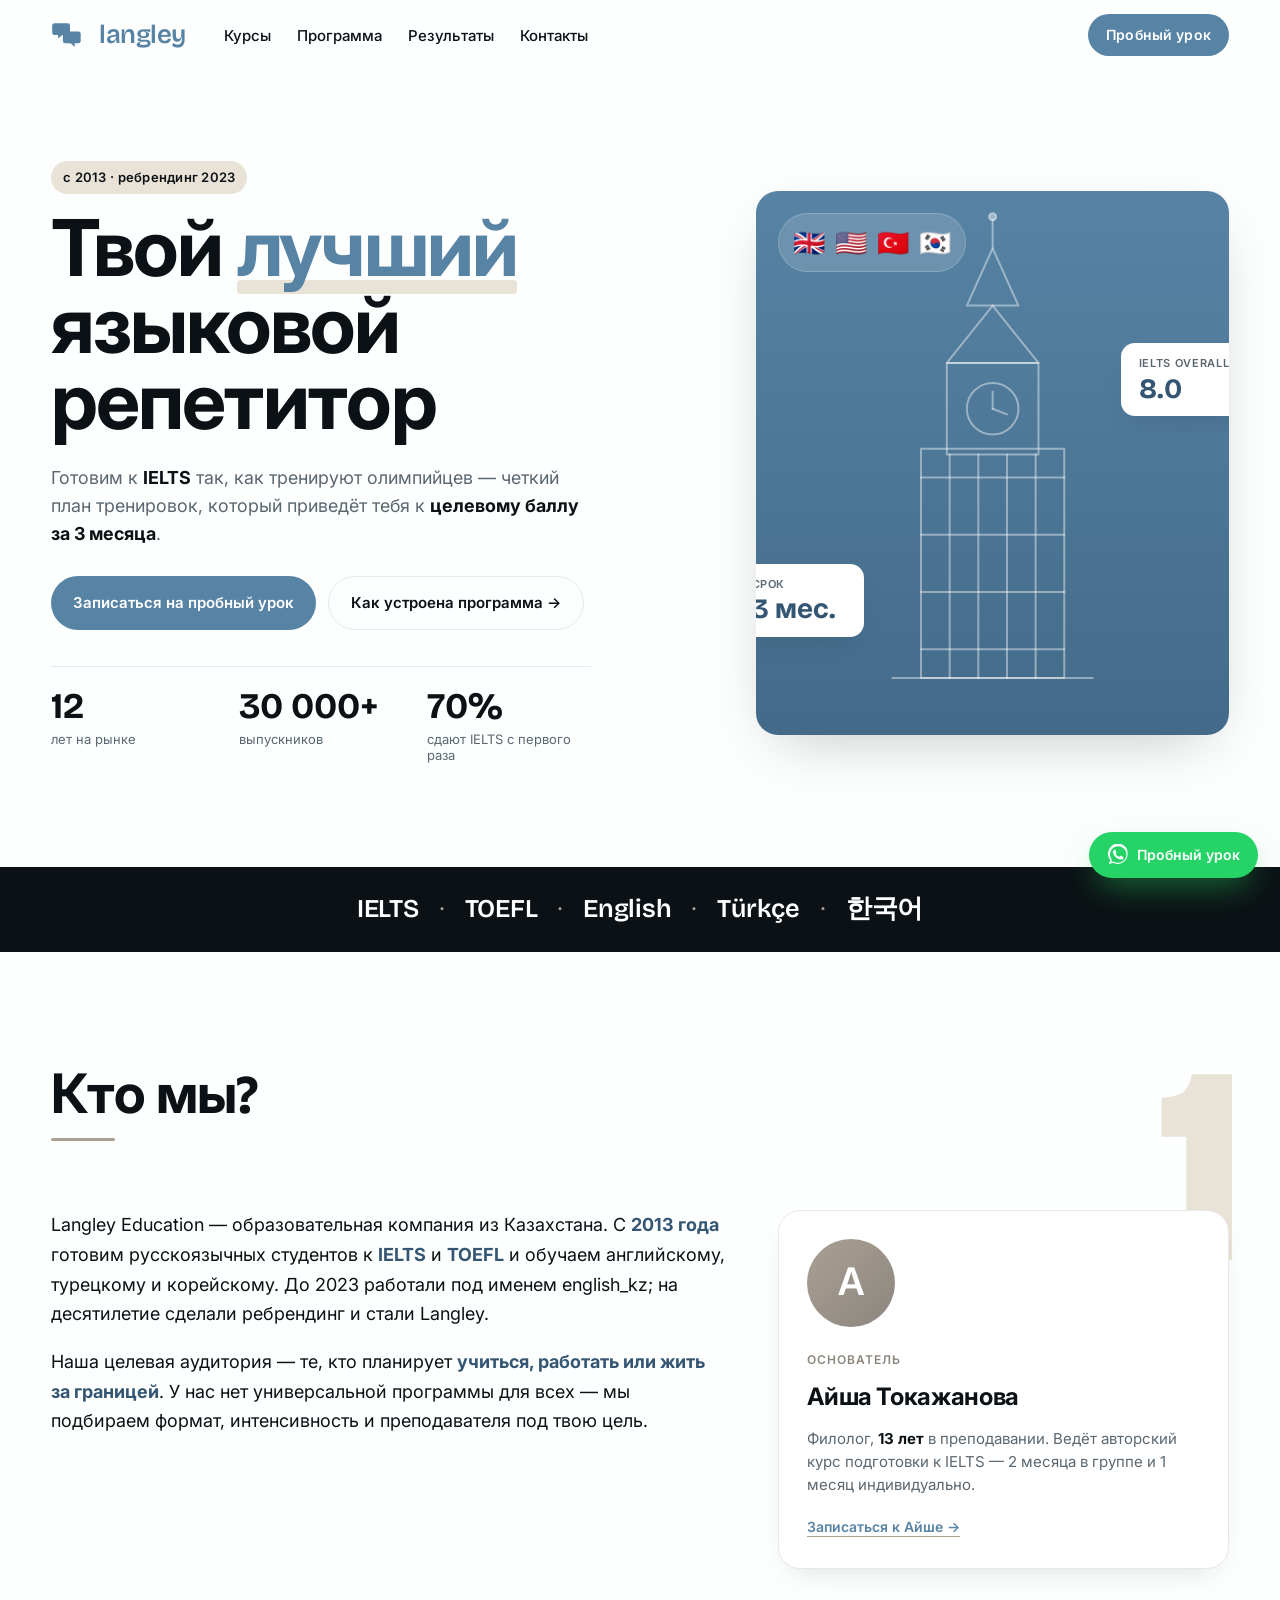
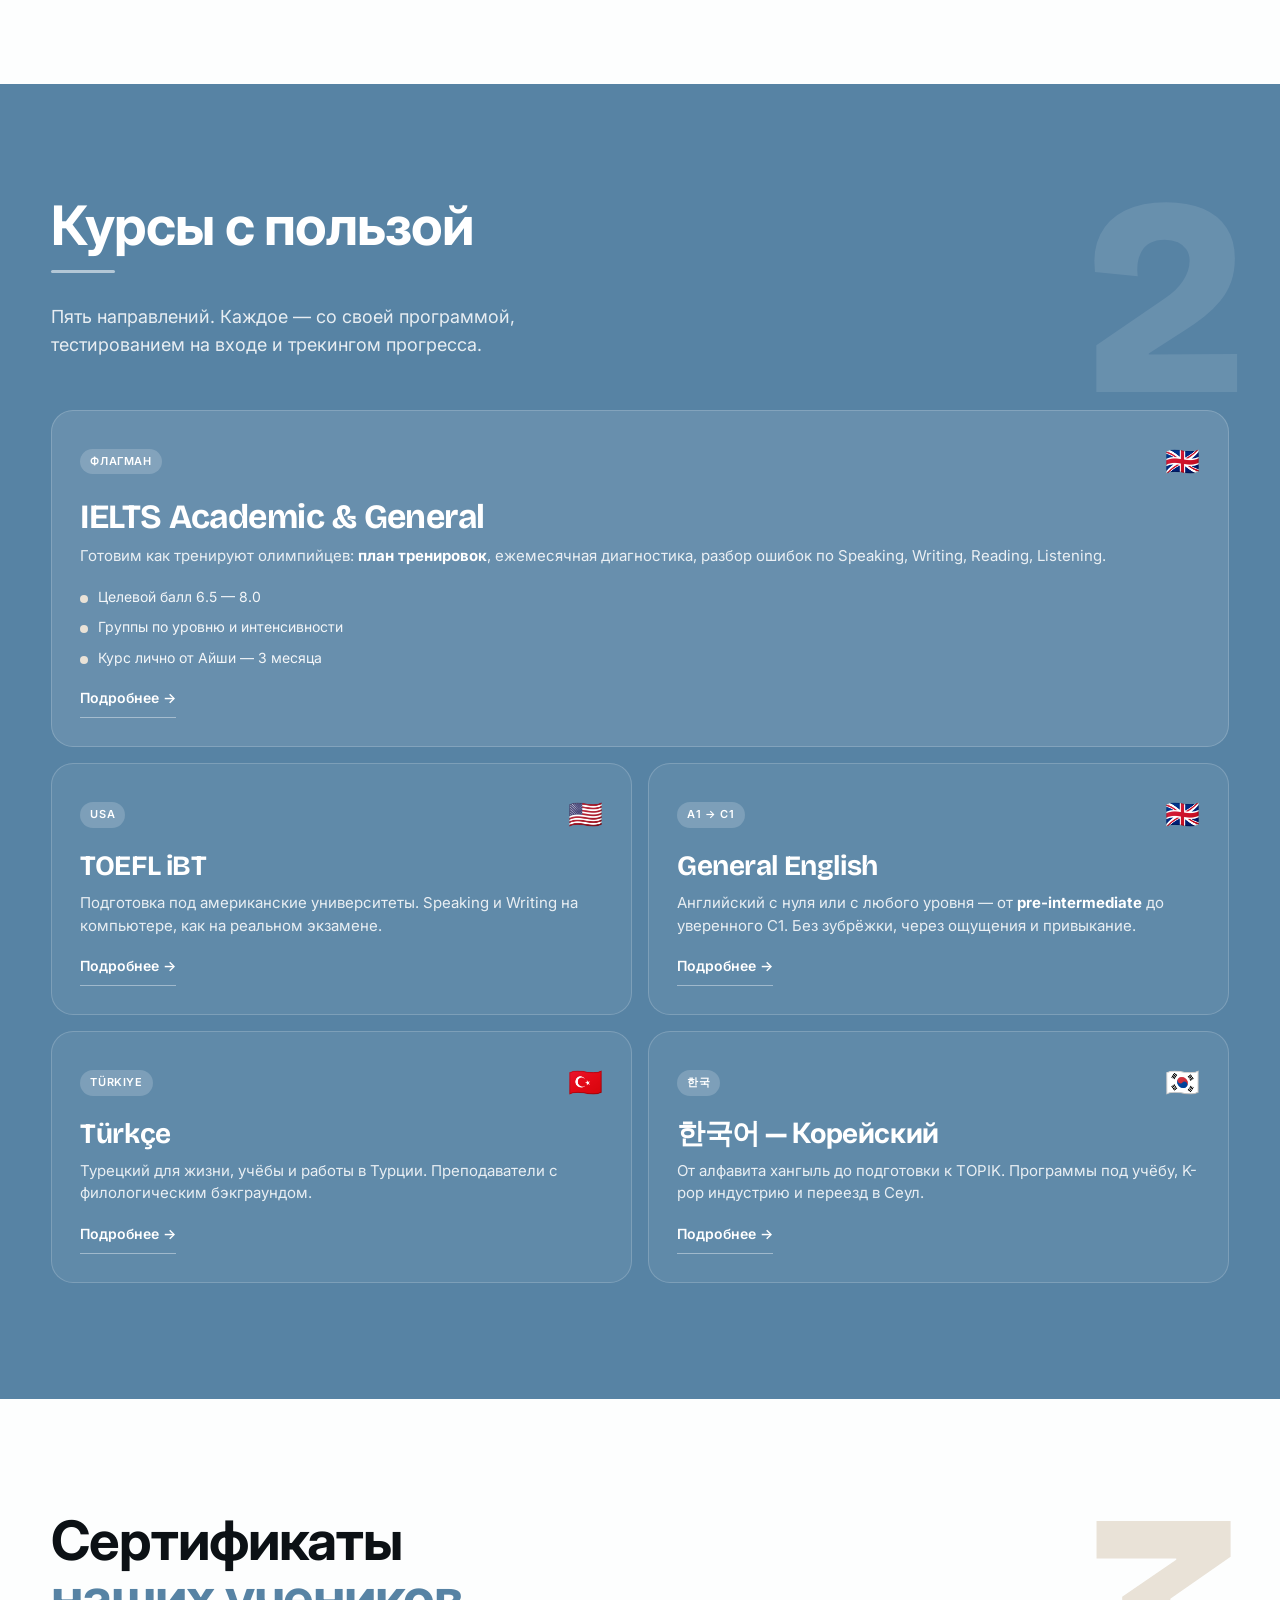
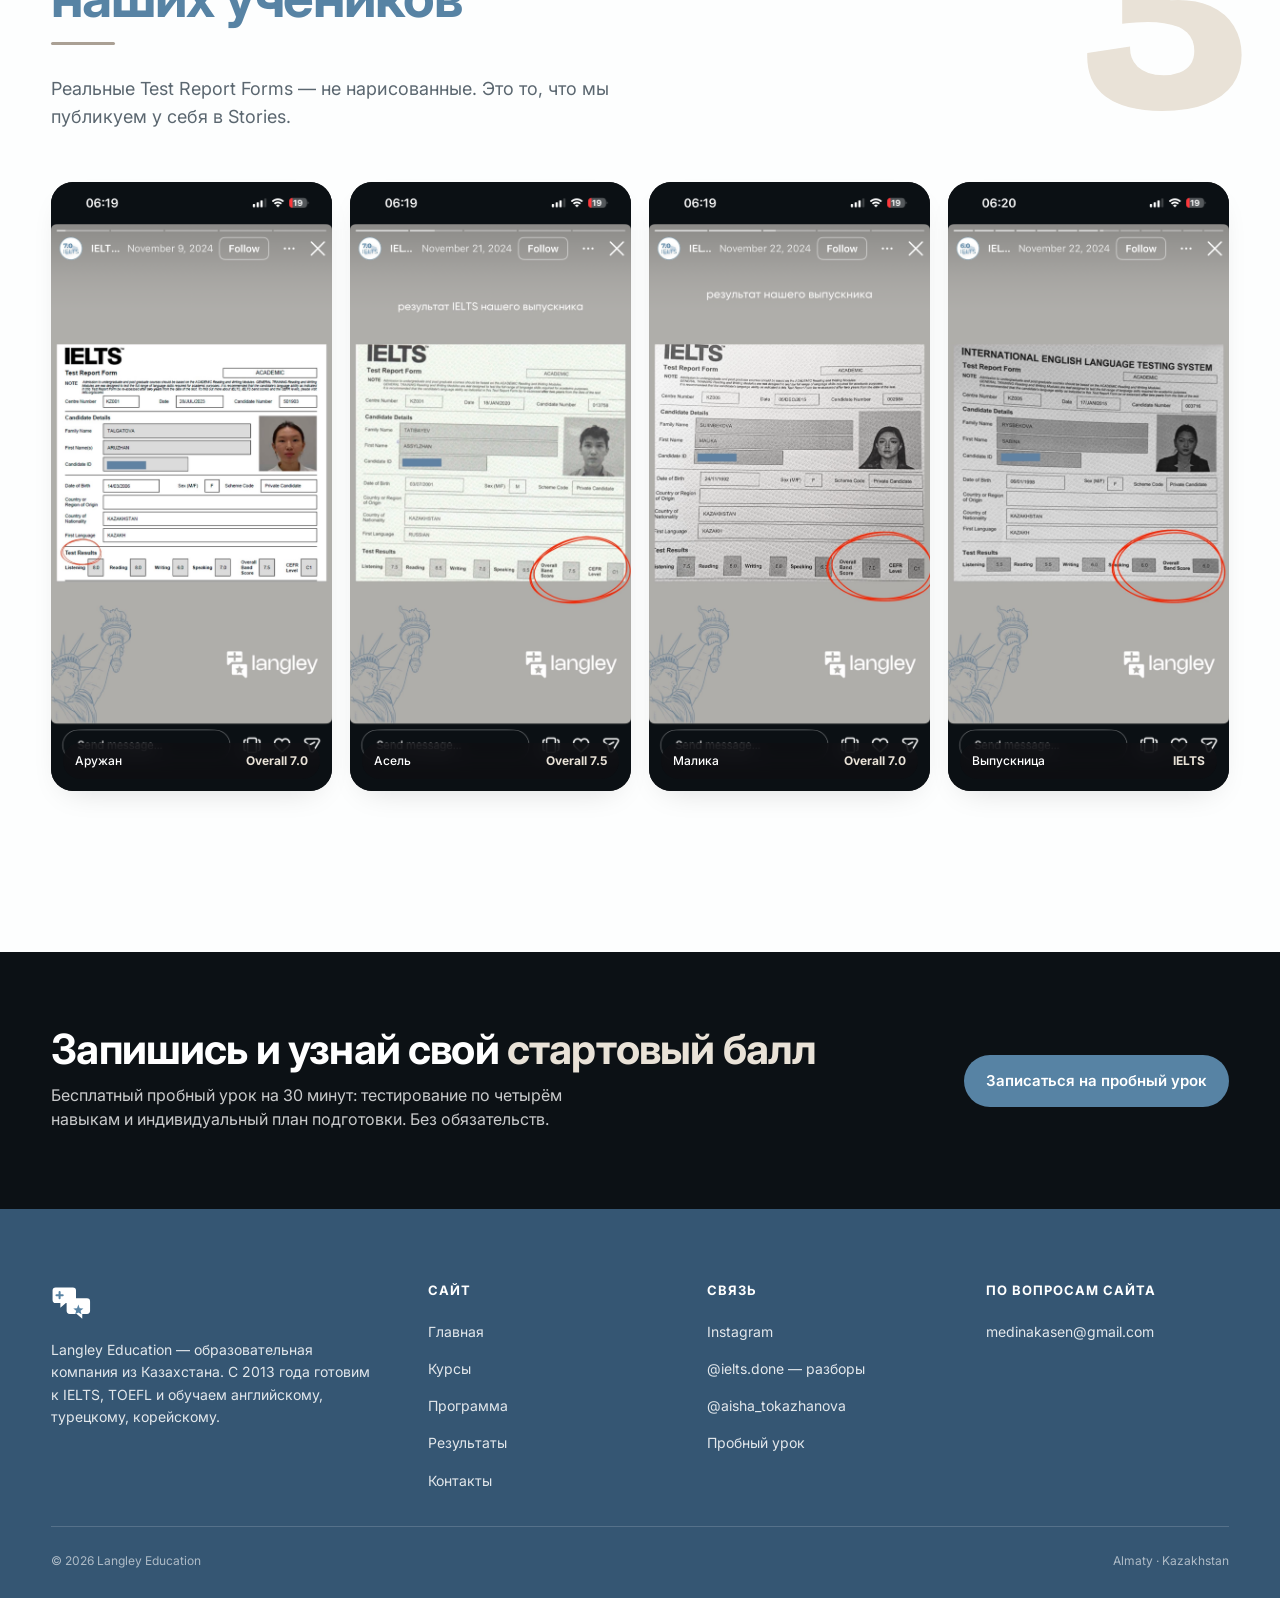
<file: index.html>
<!DOCTYPE html>
<html lang="ru">
<head>
  <meta charset="UTF-8" />
  <meta name="viewport" content="width=device-width, initial-scale=1.0, viewport-fit=cover" />
  <meta name="theme-color" content="#5783A4" />
  <title>Langley Education — IELTS, TOEFL, English, Türkçe, 한국어</title>

  <link rel="preconnect" href="https://fonts.googleapis.com">
  <link rel="preconnect" href="https://fonts.gstatic.com" crossorigin>
  <link href="https://fonts.googleapis.com/css2?family=Bricolage+Grotesque:opsz,wght@12..96,400;12..96,500;12..96,600;12..96,700;12..96,800&family=Inter:wght@400;500;600;700&display=swap" rel="stylesheet">
  <link rel="stylesheet" href="style.css" />
  <script>
    window.__CMS_SITE = {
      slug: 'langley',
      supabase: {
        url: 'https://rcjwtfqlogojcqwjodop.supabase.co',
        anon: 'eyJhbGciOiJIUzI1NiIsInR5cCI6IkpXVCJ9.eyJpc3MiOiJzdXBhYmFzZSIsInJlZiI6InJjand0ZnFsb2dvamNxd2pvZG9wIiwicm9sZSI6ImFub24iLCJpYXQiOjE3NzczOTMyOTksImV4cCI6MjA5Mjk2OTI5OX0.qm3SGS0RvudiKUe4aa2I0FLhrck8d86u6x0-8_8kHFw'
      }
    };
  </script>
  <script src="hydrate.js" defer></script>

  <meta name="description" content="Langley Education — готовим к IELTS и TOEFL так, как тренируют олимпийцев. 12 лет, 30 000+ выпускников. Программа от базы до автоматизма за 3 месяца.">
  <meta property="og:type" content="website">
  <meta property="og:url" content="https://langley-six.vercel.app">
  <meta property="og:title" content="Langley Education — твой лучший языковой репетитор">
  <meta property="og:description" content="IELTS, TOEFL, English, Türkçe, 한국어. Программа от базы до автоматизма. Целевой балл за 3 месяца.">
  <meta property="og:image" content="https://langley-six.vercel.app/og.png">
  <meta name="twitter:card" content="summary_large_image">
  <meta name="twitter:title" content="Langley Education — твой лучший языковой репетитор">
  <meta name="twitter:description" content="IELTS, TOEFL, English, Türkçe, 한국어. Программа от базы до автоматизма. Целевой балл за 3 месяца.">
  <meta name="twitter:image" content="https://langley-six.vercel.app/og.png">

  <link rel="icon" type="image/svg+xml" href="data:image/svg+xml,%3Csvg xmlns='http://www.w3.org/2000/svg' viewBox='0 0 64 64'%3E%3Crect width='64' height='64' rx='12' fill='%235783A4'/%3E%3Cpath d='M14 18h22a4 4 0 0 1 4 4v12a4 4 0 0 1-4 4h-9l-7 6v-6h-6a4 4 0 0 1-4-4V22a4 4 0 0 1 4-4z' fill='white'/%3E%3Cpath d='M21 24v8M17 28h8' stroke='%235783A4' stroke-width='2.6' stroke-linecap='round'/%3E%3Cpath d='M30 30h22a4 4 0 0 1 4 4v12a4 4 0 0 1 4-4v6l-7-6h-9a4 4 0 0 1-4-4V34a4 4 0 0 1 4-4z' fill='white'/%3E%3Cpath d='m41 36 1.7 4.6 4.8.3-3.7 3 1.2 4.6L41 46l-4 2.5 1.2-4.6-3.7-3 4.8-.3z' fill='%235783A4'/%3E%3C/svg%3E">
</head>
<body>

<!-- NAV -->
<nav class="nav" id="nav" aria-label="Главная навигация">
  <a class="nav__logo" href="index.html" aria-label="Langley Education — на главную">
    <svg class="nav__logo-mark" viewBox="0 0 64 56" aria-hidden="true">
      <path d="M4 8h22a4 4 0 0 1 4 4v12a4 4 0 0 1-4 4h-9l-7 6v-6H4a4 4 0 0 1-4-4V12a4 4 0 0 1 4-4z" transform="translate(2 0)" fill="currentColor"/>
      <path d="M11 14v8M7 18h8" stroke="#5783A4" stroke-width="2.6" stroke-linecap="round"/>
      <path d="M22 22h22a4 4 0 0 1 4 4v12a4 4 0 0 1-4 4h-6v6l-7-6h-9a4 4 0 0 1-4-4V26a4 4 0 0 1 4-4z" transform="translate(2 0)" fill="currentColor"/>
      <path d="m35 30 1.7 4.6 4.8.3-3.7 3 1.2 4.6L35 40l-4 2.5 1.2-4.6-3.7-3 4.8-.3z" fill="#5783A4"/>
    </svg>
    <span class="nav__logo-word" data-cms="brand.name">langley</span>
  </a>
  <ul class="nav__links" id="nav-links">
    <li><a href="courses.html">Курсы</a></li>
    <li><a href="program.html">Программа</a></li>
    <li><a href="results.html">Результаты</a></li>
    <li><a href="contacts.html">Контакты</a></li>
  </ul>
  <a href="contacts.html#trial" class="nav__cta">Пробный урок</a>
  <button class="nav__burger" id="nav-burger" aria-label="Открыть меню" aria-expanded="false" aria-controls="nav-panel">
    <span></span><span></span><span></span>
  </button>
</nav>

<div class="nav-panel" id="nav-panel" aria-hidden="true">
  <ul>
    <li><a href="courses.html">Курсы</a></li>
    <li><a href="program.html">Программа</a></li>
    <li><a href="results.html">Результаты</a></li>
    <li><a href="contacts.html">Контакты</a></li>
  </ul>
  <a href="contacts.html#trial" class="nav-panel__cta">Записаться на пробный урок →</a>
</div>

<main>

<!-- HERO -->
<section class="hero">
  <div class="hero__container">
    <div class="hero__content">
      <span class="badge">с 2013 · ребрендинг 2023</span>
      <h1 class="hero__title" data-cms="hero.title_html" data-cms-html>
        Твой <em>лучший</em><br/>языковой репетитор
      </h1>
      <p class="hero__sub" data-cms="hero.sub_html" data-cms-html>
        Готовим к <b>IELTS</b> так, как тренируют олимпийцев — четкий план тренировок, который приведёт тебя к <b>целевому баллу за 3 месяца</b>.
      </p>
      <div class="hero__cta">
        <a href="contacts.html#trial" class="btn btn--primary">Записаться на пробный урок</a>
        <a href="program.html" class="btn btn--ghost">Как устроена программа →</a>
      </div>
      <ul class="hero__proof">
        <li><b>12</b><span>лет на рынке</span></li>
        <li><b>30 000+</b><span>выпускников</span></li>
        <li><b>70%</b><span>сдают IELTS с первого раза</span></li>
      </ul>
    </div>

    <div class="hero__visual" aria-hidden="true">
      <svg class="hero__bigben" viewBox="0 0 220 380" fill="none" stroke="currentColor" stroke-width="1.4" stroke-linecap="round" stroke-linejoin="round">
        <rect x="60" y="180" width="100" height="160"/>
        <rect x="78" y="120" width="64" height="64"/>
        <circle cx="110" cy="152" r="18"/>
        <line x1="110" y1="152" x2="110" y2="140"/>
        <line x1="110" y1="152" x2="120" y2="156"/>
        <polygon points="78,120 110,80 142,120"/>
        <polygon points="92,80 110,40 128,80"/>
        <line x1="110" y1="40" x2="110" y2="20"/>
        <circle cx="110" cy="18" r="2.5" fill="currentColor"/>
        <line x1="60" y1="200" x2="160" y2="200"/>
        <line x1="60" y1="240" x2="160" y2="240"/>
        <line x1="60" y1="280" x2="160" y2="280"/>
        <line x1="60" y1="320" x2="160" y2="320"/>
        <line x1="80" y1="184" x2="80" y2="340"/>
        <line x1="100" y1="184" x2="100" y2="340"/>
        <line x1="120" y1="184" x2="120" y2="340"/>
        <line x1="140" y1="184" x2="140" y2="340"/>
        <line x1="40" y1="340" x2="180" y2="340"/>
      </svg>
      <div class="hero__flags">
        <span>🇬🇧</span><span>🇺🇸</span><span>🇹🇷</span><span>🇰🇷</span>
      </div>
      <div class="hero__chip hero__chip--score">
        <span class="hero__chip-lbl">IELTS Overall</span>
        <span class="hero__chip-val">8.0</span>
      </div>
      <div class="hero__chip hero__chip--time">
        <span class="hero__chip-lbl">Срок</span>
        <span class="hero__chip-val">3 мес.</span>
      </div>
    </div>
  </div>
</section>

<!-- DIRECTIONS STRIP -->
<section class="strip" aria-label="Направления подготовки">
  <div class="strip__row">
    <span class="strip__item">IELTS</span>
    <span class="strip__dot" aria-hidden="true">·</span>
    <span class="strip__item">TOEFL</span>
    <span class="strip__dot" aria-hidden="true">·</span>
    <span class="strip__item">English</span>
    <span class="strip__dot" aria-hidden="true">·</span>
    <span class="strip__item">Türkçe</span>
    <span class="strip__dot" aria-hidden="true">·</span>
    <span class="strip__item">한국어</span>
  </div>
</section>

<!-- ABOUT -->
<section class="section section--white" id="about">
  <span class="chapter" aria-hidden="true">1</span>
  <div class="section__inner">
    <header class="section__head reveal">
      <h2 class="h2">Кто мы?</h2>
    </header>
    <div class="about__grid">
      <div class="about__lede reveal">
        <p>
          Langley Education — образовательная компания из Казахстана. С <b>2013 года</b> готовим русскоязычных студентов к <b>IELTS</b> и <b>TOEFL</b> и обучаем английскому, турецкому и корейскому. До 2023 работали под именем english_kz; на десятилетие сделали ребрендинг и стали Langley.
        </p>
        <p>
          Наша целевая аудитория — те, кто планирует <b>учиться, работать или жить за границей</b>. У нас нет универсальной программы для всех — мы подбираем формат, интенсивность и преподавателя под твою цель.
        </p>
      </div>

      <aside class="founder reveal">
        <div class="founder__photo" aria-hidden="true">
          <span>А</span>
        </div>
        <div class="founder__body">
          <span class="founder__role">Основатель</span>
          <h3 class="founder__name">Айша Токажанова</h3>
          <p class="founder__bio">
            Филолог, <b>13 лет</b> в преподавании. Ведёт авторский курс подготовки к IELTS — 2 месяца в группе и 1 месяц индивидуально.
          </p>
          <a href="contacts.html#trial" class="founder__cta">Записаться к Айше →</a>
        </div>
      </aside>
    </div>
  </div>
</section>

<!-- COURSES PREVIEW -->
<section class="section section--blue">
  <span class="chapter chapter--light" aria-hidden="true">2</span>
  <div class="section__inner">
    <header class="section__head reveal">
      <h2 class="h2 h2--on-blue">Курсы с пользой</h2>
      <p class="section__lede section__lede--on-blue">
        Пять направлений. Каждое — со своей программой, тестированием на входе и трекингом прогресса.
      </p>
    </header>

    <div class="bento">
      <article class="bento__card bento__card--lg reveal">
        <div class="bento__head">
          <span class="bento__tag">Флагман</span>
          <span class="bento__flag">🇬🇧</span>
        </div>
        <h3>IELTS Academic & General</h3>
        <p>Готовим как тренируют олимпийцев: <b>план тренировок</b>, ежемесячная диагностика, разбор ошибок по Speaking, Writing, Reading, Listening.</p>
        <ul class="bento__list">
          <li>Целевой балл 6.5 — 8.0</li>
          <li>Группы по уровню и интенсивности</li>
          <li>Курс лично от Айши — 3 месяца</li>
        </ul>
        <a href="courses.html#ielts" class="bento__cta">Подробнее →</a>
      </article>

      <article class="bento__card reveal">
        <div class="bento__head">
          <span class="bento__tag">USA</span>
          <span class="bento__flag">🇺🇸</span>
        </div>
        <h3>TOEFL iBT</h3>
        <p>Подготовка под американские университеты. Speaking и Writing на компьютере, как на реальном экзамене.</p>
        <a href="courses.html#toefl" class="bento__cta">Подробнее →</a>
      </article>

      <article class="bento__card reveal">
        <div class="bento__head">
          <span class="bento__tag">A1 → C1</span>
          <span class="bento__flag">🇬🇧</span>
        </div>
        <h3>General English</h3>
        <p>Английский с нуля или с любого уровня — от <b>pre-intermediate</b> до уверенного C1. Без зубрёжки, через ощущения и привыкание.</p>
        <a href="courses.html#english" class="bento__cta">Подробнее →</a>
      </article>

      <article class="bento__card reveal">
        <div class="bento__head">
          <span class="bento__tag">Türkiye</span>
          <span class="bento__flag">🇹🇷</span>
        </div>
        <h3>Türkçe</h3>
        <p>Турецкий для жизни, учёбы и работы в Турции. Преподаватели с филологическим бэкграундом.</p>
        <a href="courses.html#turkish" class="bento__cta">Подробнее →</a>
      </article>

      <article class="bento__card reveal">
        <div class="bento__head">
          <span class="bento__tag">한국</span>
          <span class="bento__flag">🇰🇷</span>
        </div>
        <h3>한국어 — Корейский</h3>
        <p>От алфавита хангыль до подготовки к TOPIK. Программы под учёбу, K-pop индустрию и переезд в Сеул.</p>
        <a href="courses.html#korean" class="bento__cta">Подробнее →</a>
      </article>
    </div>
  </div>
</section>

<!-- RESULTS PREVIEW -->
<section class="section section--white">
  <span class="chapter" aria-hidden="true">3</span>
  <div class="section__inner">
    <header class="section__head reveal">
      <h2 class="h2">Сертификаты <em>наших учеников</em></h2>
      <p class="section__lede">
        Реальные Test Report Forms — не нарисованные. Это то, что мы публикуем у себя в Stories.
      </p>
    </header>
    <div class="ig-grid ig-grid--preview">
      <figure class="ig-shot reveal">
        <img src="IMG_0865.PNG" alt="IELTS Academic — Талгатова Аружан, Overall 7.0" loading="lazy"/>
        <figcaption><span>Аружан</span><b>Overall 7.0</b></figcaption>
      </figure>
      <figure class="ig-shot reveal">
        <img src="IMG_0866.PNG" alt="IELTS Academic — Татибаева Асель, Overall 7.5" loading="lazy"/>
        <figcaption><span>Асель</span><b>Overall 7.5</b></figcaption>
      </figure>
      <figure class="ig-shot reveal">
        <img src="IMG_0867.PNG" alt="IELTS Academic — Сумбинская Малика, Overall 7.0" loading="lazy"/>
        <figcaption><span>Малика</span><b>Overall 7.0</b></figcaption>
      </figure>
      <figure class="ig-shot reveal">
        <img src="IMG_0875.PNG" alt="IELTS Academic — выпускница Langley" loading="lazy"/>
        <figcaption><span>Выпускница</span><b>IELTS</b></figcaption>
      </figure>
    </div>
    <p class="results__note reveal" style="margin-top:24px">
      <a href="results.html" class="founder__cta">Все 14 сертификатов →</a>
    </p>
  </div>
</section>

<!-- PRE-CTA BANNER -->
<section class="cta-banner">
  <div class="cta-banner__inner">
    <div>
      <h2>Запишись и узнай свой <em>стартовый балл</em></h2>
      <p>Бесплатный пробный урок на 30 минут: тестирование по четырём навыкам и индивидуальный план подготовки. Без обязательств.</p>
    </div>
    <a href="contacts.html#trial" class="btn btn--primary">Записаться на пробный урок</a>
  </div>
</section>

</main>

<!-- FOOTER -->
<footer class="footer">
  <div class="footer__inner">
    <div class="footer__brand">
      <svg class="footer__logo" viewBox="0 0 64 56" aria-hidden="true">
        <path d="M4 8h22a4 4 0 0 1 4 4v12a4 4 0 0 1-4 4h-9l-7 6v-6H4a4 4 0 0 1-4-4V12a4 4 0 0 1 4-4z" transform="translate(2 0)" fill="white"/>
        <path d="M11 14v8M7 18h8" stroke="#5783A4" stroke-width="2.6" stroke-linecap="round"/>
        <path d="M22 22h22a4 4 0 0 1 4 4v12a4 4 0 0 1-4 4h-6v6l-7-6h-9a4 4 0 0 1-4-4V26a4 4 0 0 1 4-4z" transform="translate(2 0)" fill="white"/>
        <path d="m35 30 1.7 4.6 4.8.3-3.7 3 1.2 4.6L35 40l-4 2.5 1.2-4.6-3.7-3 4.8-.3z" fill="#5783A4"/>
      </svg>
      <p>Langley Education — образовательная компания из Казахстана. С 2013 года готовим к IELTS, TOEFL и обучаем английскому, турецкому, корейскому.</p>
    </div>

    <div class="footer__col">
      <h4>Сайт</h4>
      <ul>
        <li><a href="index.html">Главная</a></li>
        <li><a href="courses.html">Курсы</a></li>
        <li><a href="program.html">Программа</a></li>
        <li><a href="results.html">Результаты</a></li>
        <li><a href="contacts.html">Контакты</a></li>
      </ul>
    </div>

    <div class="footer__col">
      <h4>Связь</h4>
      <ul>
        <li><a href="https://www.instagram.com/" target="_blank" rel="noopener" data-cms="contacts.instagram" data-cms-attr="href" data-cms-prefix="https://www.instagram.com/">Instagram</a></li>
        <li><a href="https://www.instagram.com/ielts.done" target="_blank" rel="noopener">@ielts.done — разборы</a></li>
        <li><a href="https://www.instagram.com/aisha_tokazhanova" target="_blank" rel="noopener">@aisha_tokazhanova</a></li>
        <li><a href="contacts.html#trial">Пробный урок</a></li>
      </ul>
    </div>

    <div class="footer__col">
      <h4>По вопросам сайта</h4>
      <ul>
        <li><a href="mailto:medinakasen@gmail.com">medinakasen@gmail.com</a></li>
      </ul>
    </div>
  </div>
  <div class="footer__bottom">
    <span>© 2026 Langley Education</span>
    <span>Almaty · Kazakhstan</span>
  </div>
</footer>

<a href="contacts.html#trial" class="wa-float" aria-label="Записаться на пробный урок">
  <svg viewBox="0 0 24 24" aria-hidden="true" width="22" height="22">
    <path fill="currentColor" d="M20.5 3.5A11 11 0 0 0 3.6 17.7L2 22l4.4-1.5a11 11 0 0 0 16.1-9.6 11 11 0 0 0-2-7.4Zm-8.5 17a9 9 0 0 1-4.6-1.3l-.3-.2-2.6.9.9-2.5-.2-.3a9 9 0 1 1 6.8 3.4Zm5-6.8c-.3-.1-1.6-.8-1.9-.9-.3-.1-.4-.1-.6.1-.2.3-.7.9-.8 1-.2.2-.3.2-.6.1a7.4 7.4 0 0 1-3.6-3.2c-.3-.5.3-.5.8-1.5l-.1-.4-.9-2.1c-.2-.5-.4-.4-.6-.4h-.5c-.2 0-.5.1-.7.4-.3.3-1 .9-1 2.3s1 2.7 1.2 2.9c.1.2 2 3.1 4.9 4.3 1.8.7 2.5.8 3.4.7.5-.1 1.6-.7 1.8-1.3.2-.6.2-1.2.2-1.3-.1-.1-.3-.2-.6-.3Z"/>
  </svg>
  <span>Пробный урок</span>
</a>

<script src="main.js" defer></script>
</body>
</html>
</file>
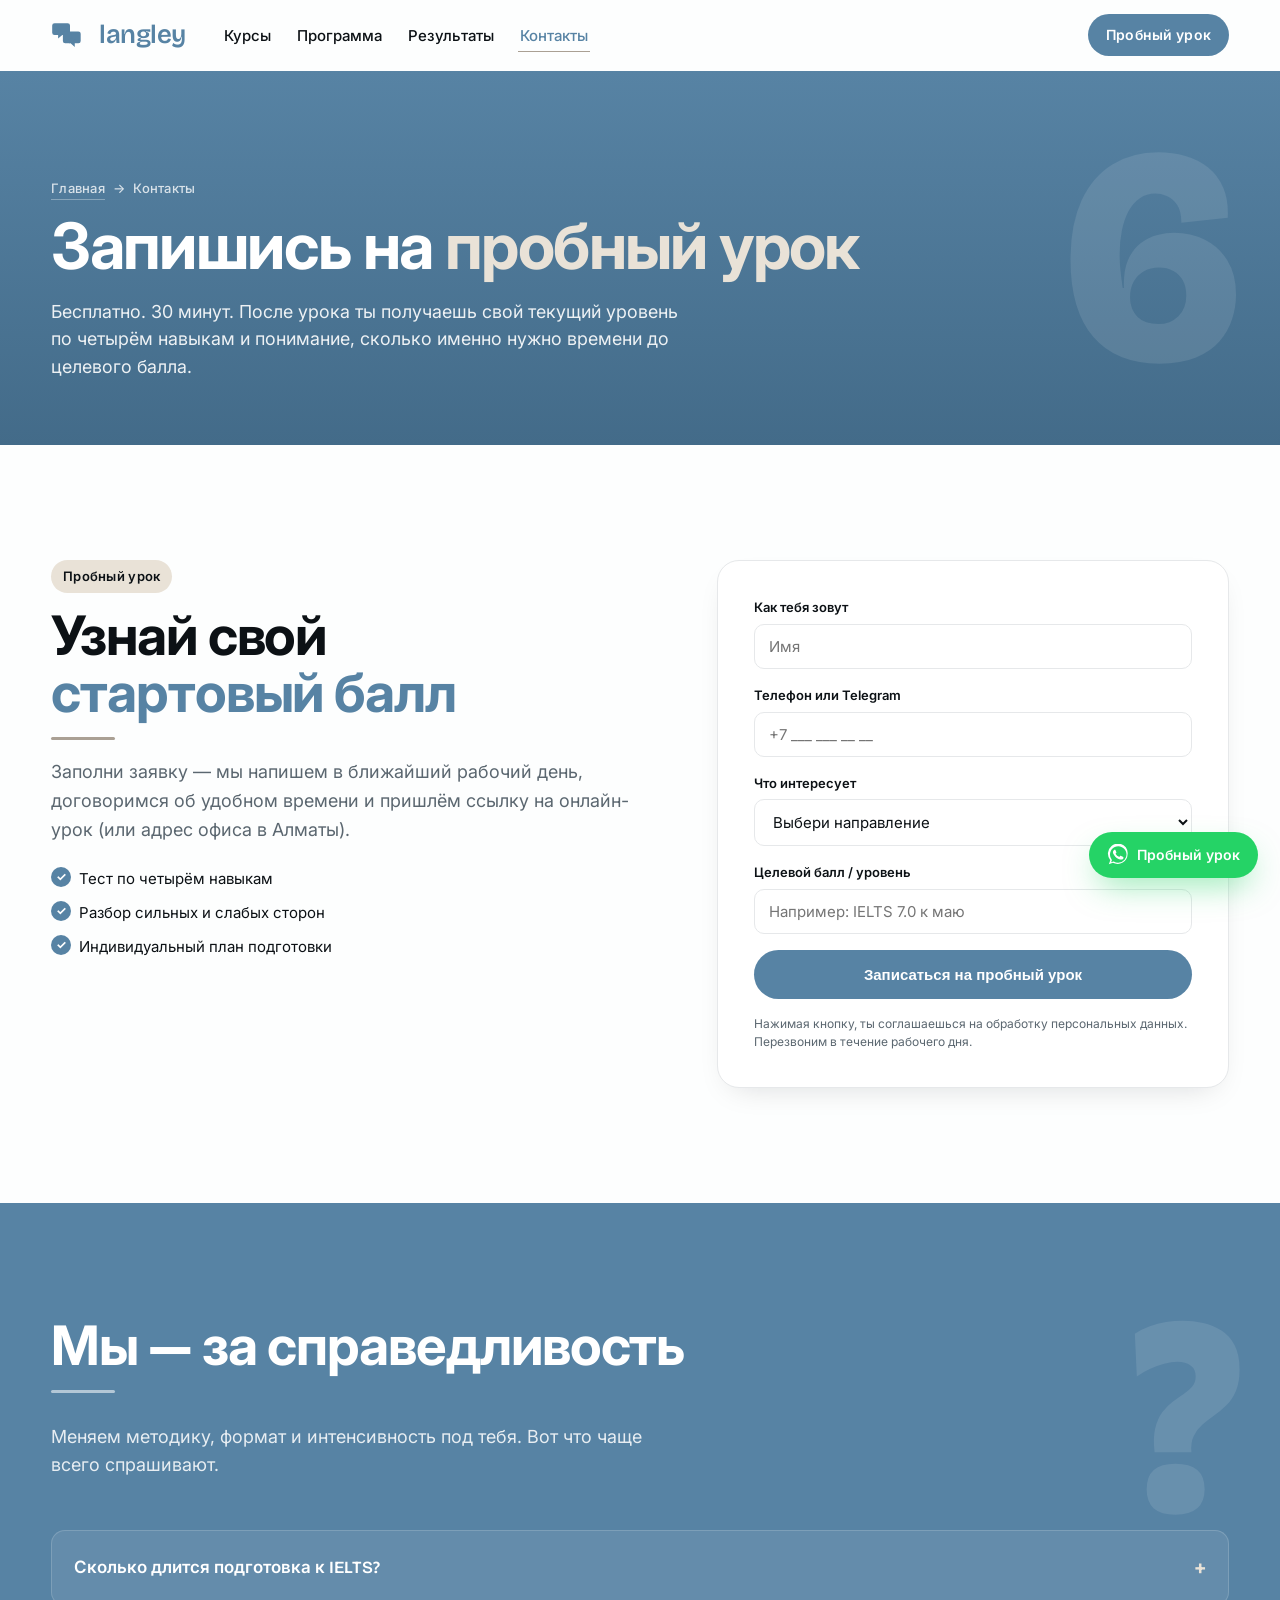
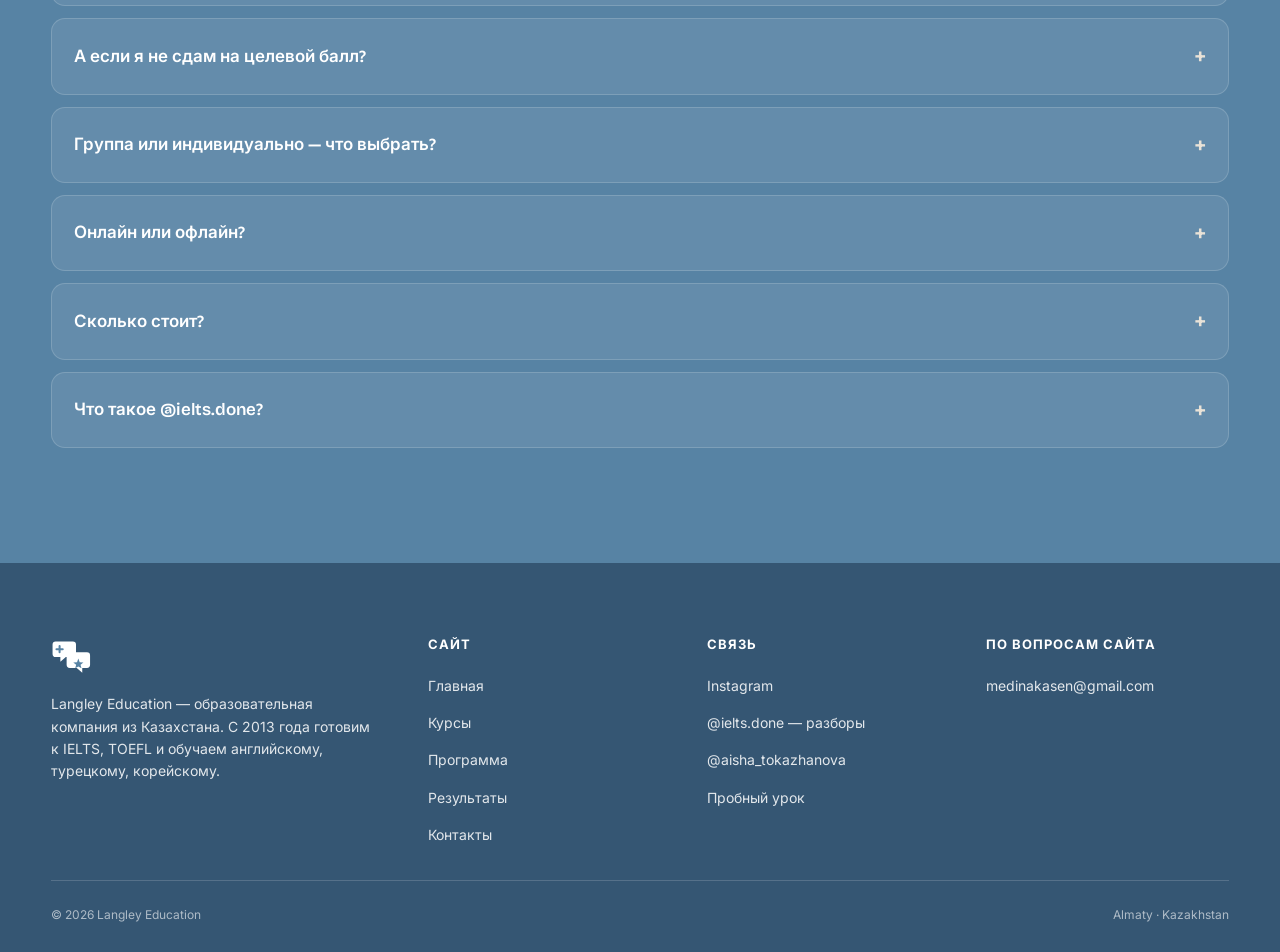
<file: contacts.html>
<!DOCTYPE html>
<html lang="ru">
<head>
  <meta charset="UTF-8" />
  <meta name="viewport" content="width=device-width, initial-scale=1.0, viewport-fit=cover" />
  <meta name="theme-color" content="#5783A4" />
  <title>Контакты и пробный урок — Langley Education</title>

  <link rel="preconnect" href="https://fonts.googleapis.com">
  <link rel="preconnect" href="https://fonts.gstatic.com" crossorigin>
  <link href="https://fonts.googleapis.com/css2?family=Bricolage+Grotesque:opsz,wght@12..96,400;12..96,500;12..96,600;12..96,700;12..96,800&family=Inter:wght@400;500;600;700&display=swap" rel="stylesheet">
  <link rel="stylesheet" href="style.css" />
  <script>
    window.__CMS_SITE = {
      slug: 'langley',
      supabase: {
        url: 'https://rcjwtfqlogojcqwjodop.supabase.co',
        anon: 'eyJhbGciOiJIUzI1NiIsInR5cCI6IkpXVCJ9.eyJpc3MiOiJzdXBhYmFzZSIsInJlZiI6InJjand0ZnFsb2dvamNxd2pvZG9wIiwicm9sZSI6ImFub24iLCJpYXQiOjE3NzczOTMyOTksImV4cCI6MjA5Mjk2OTI5OX0.qm3SGS0RvudiKUe4aa2I0FLhrck8d86u6x0-8_8kHFw'
      }
    };
  </script>
  <script src="hydrate.js" defer></script>

  <meta name="description" content="Запишись на бесплатный пробный урок Langley. Тестирование уровня и индивидуальный план подготовки за 30 минут.">
  <meta property="og:type" content="website">
  <meta property="og:url" content="https://langley-six.vercel.app/contacts.html">
  <meta property="og:title" content="Запись на пробный урок — Langley Education">
  <meta property="og:description" content="Бесплатный пробный урок: 30 минут, тестирование, индивидуальный план.">
  <meta property="og:image" content="https://langley-six.vercel.app/og.png">
  <meta name="twitter:card" content="summary_large_image">
  <meta name="twitter:title" content="Запись на пробный урок — Langley Education">
  <meta name="twitter:description" content="Бесплатный пробный урок: 30 минут, тестирование, индивидуальный план.">
  <meta name="twitter:image" content="https://langley-six.vercel.app/og.png">

  <link rel="icon" type="image/svg+xml" href="data:image/svg+xml,%3Csvg xmlns='http://www.w3.org/2000/svg' viewBox='0 0 64 64'%3E%3Crect width='64' height='64' rx='12' fill='%235783A4'/%3E%3Cpath d='M14 18h22a4 4 0 0 1 4 4v12a4 4 0 0 1-4 4h-9l-7 6v-6h-6a4 4 0 0 1-4-4V22a4 4 0 0 1 4-4z' fill='white'/%3E%3Cpath d='M21 24v8M17 28h8' stroke='%235783A4' stroke-width='2.6' stroke-linecap='round'/%3E%3Cpath d='M30 30h22a4 4 0 0 1 4 4v12a4 4 0 0 1 4-4v6l-7-6h-9a4 4 0 0 1-4-4V34a4 4 0 0 1 4-4z' fill='white'/%3E%3Cpath d='m41 36 1.7 4.6 4.8.3-3.7 3 1.2 4.6L41 46l-4 2.5 1.2-4.6-3.7-3 4.8-.3z' fill='%235783A4'/%3E%3C/svg%3E">
</head>
<body>

<nav class="nav" id="nav" aria-label="Главная навигация">
  <a class="nav__logo" href="index.html" aria-label="Langley Education — на главную">
    <svg class="nav__logo-mark" viewBox="0 0 64 56" aria-hidden="true">
      <path d="M4 8h22a4 4 0 0 1 4 4v12a4 4 0 0 1-4 4h-9l-7 6v-6H4a4 4 0 0 1-4-4V12a4 4 0 0 1 4-4z" transform="translate(2 0)" fill="currentColor"/>
      <path d="M11 14v8M7 18h8" stroke="#5783A4" stroke-width="2.6" stroke-linecap="round"/>
      <path d="M22 22h22a4 4 0 0 1 4 4v12a4 4 0 0 1-4 4h-6v6l-7-6h-9a4 4 0 0 1-4-4V26a4 4 0 0 1 4-4z" transform="translate(2 0)" fill="currentColor"/>
      <path d="m35 30 1.7 4.6 4.8.3-3.7 3 1.2 4.6L35 40l-4 2.5 1.2-4.6-3.7-3 4.8-.3z" fill="#5783A4"/>
    </svg>
    <span class="nav__logo-word" data-cms="brand.name">langley</span>
  </a>
  <ul class="nav__links" id="nav-links">
    <li><a href="courses.html">Курсы</a></li>
    <li><a href="program.html">Программа</a></li>
    <li><a href="results.html">Результаты</a></li>
    <li><a href="contacts.html" aria-current="page">Контакты</a></li>
  </ul>
  <a href="#trial" class="nav__cta">Пробный урок</a>
  <button class="nav__burger" id="nav-burger" aria-label="Открыть меню" aria-expanded="false" aria-controls="nav-panel">
    <span></span><span></span><span></span>
  </button>
</nav>

<div class="nav-panel" id="nav-panel" aria-hidden="true">
  <ul>
    <li><a href="courses.html">Курсы</a></li>
    <li><a href="program.html">Программа</a></li>
    <li><a href="results.html">Результаты</a></li>
    <li><a href="contacts.html">Контакты</a></li>
  </ul>
  <a href="#trial" class="nav-panel__cta">Записаться на пробный урок →</a>
</div>

<main>

<header class="page-head">
  <span class="page-head__chapter" aria-hidden="true">6</span>
  <div class="page-head__inner">
    <nav class="page-head__crumb" aria-label="Хлебные крошки">
      <a href="index.html">Главная</a>
      <span aria-hidden="true">→</span>
      <span>Контакты</span>
    </nav>
    <h1 class="page-head__title">Запишись на <em>пробный урок</em></h1>
    <p class="page-head__sub">
      Бесплатно. 30 минут. После урока ты получаешь свой текущий уровень по четырём навыкам и понимание, сколько именно нужно времени до целевого балла.
    </p>
  </div>
</header>

<section class="section section--white" id="trial">
  <div class="section__inner">
    <div class="trial">
      <div class="trial__copy reveal">
        <span class="badge">Пробный урок</span>
        <h2 class="h2">Узнай свой <em>стартовый балл</em></h2>
        <p>Заполни заявку — мы напишем в ближайший рабочий день, договоримся об удобном времени и пришлём ссылку на онлайн-урок (или адрес офиса в Алматы).</p>
        <ul class="trial__list">
          <li>Тест по четырём навыкам</li>
          <li>Разбор сильных и слабых сторон</li>
          <li>Индивидуальный план подготовки</li>
        </ul>
      </div>

      <form class="form reveal" id="trial-form" novalidate>
        <label class="form__field">
          <span>Как тебя зовут</span>
          <input type="text" name="name" required autocomplete="given-name" placeholder="Имя"/>
        </label>
        <label class="form__field">
          <span>Телефон или Telegram</span>
          <input type="text" name="contact" required autocomplete="tel" placeholder="+7 ___ ___ __ __"/>
        </label>
        <label class="form__field">
          <span>Что интересует</span>
          <select name="course" required>
            <option value="">Выбери направление</option>
            <option>IELTS</option>
            <option>TOEFL</option>
            <option>General English</option>
            <option>Türkçe</option>
            <option>한국어 / Korean</option>
            <option>Пока не уверен(а)</option>
          </select>
        </label>
        <label class="form__field">
          <span>Целевой балл / уровень</span>
          <input type="text" name="target" placeholder="Например: IELTS 7.0 к маю"/>
        </label>
        <button type="submit" class="btn btn--primary btn--block">Записаться на пробный урок</button>
        <p class="form__hint">Нажимая кнопку, ты соглашаешься на обработку персональных данных. Перезвоним в течение рабочего дня.</p>
        <div class="form__success" id="form-success" hidden>
          <strong>Спасибо!</strong> Заявка отправлена. Мы свяжемся в ближайшее время — а пока загляни в Direct.
        </div>
      </form>
    </div>
  </div>
</section>

<section class="section section--blue" id="faq">
  <span class="chapter chapter--light" aria-hidden="true">?</span>
  <div class="section__inner">
    <header class="section__head reveal">
      <h2 class="h2 h2--on-blue">Мы — за справедливость</h2>
      <p class="section__lede section__lede--on-blue">
        Меняем методику, формат и интенсивность под тебя. Вот что чаще всего спрашивают.
      </p>
    </header>

    <div class="faq">
      <details class="faq__item reveal">
        <summary>Сколько длится подготовка к IELTS?</summary>
        <div class="faq__body">
          <p>Стандартный курс — <b>3 месяца</b>: первые два в группе, последний месяц — индивидуально, чтобы закрыть слабые секции. Если у тебя уже B2+, можем уложиться в 6–8 недель. Если стартуешь с pre-intermediate — лучше планировать 4 месяца.</p>
        </div>
      </details>
      <details class="faq__item reveal">
        <summary>А если я не сдам на целевой балл?</summary>
        <div class="faq__body">
          <p>На первом занятии мы фиксируем твой целевой балл и реальную точку старта. Если в конце программы ты не дотягиваешь — мы продолжаем заниматься <b>без доплаты</b>, пока балл не достигнут. У нас нет ученика, который ушёл "ни с чем".</p>
        </div>
      </details>
      <details class="faq__item reveal">
        <summary>Группа или индивидуально — что выбрать?</summary>
        <div class="faq__body">
          <p>Группа дешевле и даёт ощущение Speaking-партнёра. Индивидуально — быстрее и точечнее. На пробном уроке тестируем тебя и честно говорим, какой формат под твою цель и твой ритм жизни.</p>
        </div>
      </details>
      <details class="faq__item reveal">
        <summary>Онлайн или офлайн?</summary>
        <div class="faq__body">
          <p>Оба формата. Онлайн-группы — Zoom + наша платформа с домашними заданиями. Офлайн-занятия — в Алматы. Преподаватели и программа одни и те же.</p>
        </div>
      </details>
      <details class="faq__item reveal">
        <summary>Сколько стоит?</summary>
        <div class="faq__body">
          <p>Стоимость зависит от направления, формата и интенсивности. Обсуждаем в Direct после пробного урока — так мы понимаем твой уровень и не предлагаем тебе курс, который тебе не нужен.</p>
        </div>
      </details>
      <details class="faq__item reveal">
        <summary>Что такое @ielts.done?</summary>
        <div class="faq__body">
          <p>Это наш отдельный канал с короткими видеоразборами заданий IELTS — лайфхаки по Speaking и Writing, типичные ошибки, советы перед экзаменом. Бесплатный, ведёт команда Langley.</p>
        </div>
      </details>
    </div>
  </div>
</section>

</main>

<footer class="footer">
  <div class="footer__inner">
    <div class="footer__brand">
      <svg class="footer__logo" viewBox="0 0 64 56" aria-hidden="true">
        <path d="M4 8h22a4 4 0 0 1 4 4v12a4 4 0 0 1-4 4h-9l-7 6v-6H4a4 4 0 0 1-4-4V12a4 4 0 0 1 4-4z" transform="translate(2 0)" fill="white"/>
        <path d="M11 14v8M7 18h8" stroke="#5783A4" stroke-width="2.6" stroke-linecap="round"/>
        <path d="M22 22h22a4 4 0 0 1 4 4v12a4 4 0 0 1-4 4h-6v6l-7-6h-9a4 4 0 0 1-4-4V26a4 4 0 0 1 4-4z" transform="translate(2 0)" fill="white"/>
        <path d="m35 30 1.7 4.6 4.8.3-3.7 3 1.2 4.6L35 40l-4 2.5 1.2-4.6-3.7-3 4.8-.3z" fill="#5783A4"/>
      </svg>
      <p>Langley Education — образовательная компания из Казахстана. С 2013 года готовим к IELTS, TOEFL и обучаем английскому, турецкому, корейскому.</p>
    </div>
    <div class="footer__col">
      <h4>Сайт</h4>
      <ul>
        <li><a href="index.html">Главная</a></li>
        <li><a href="courses.html">Курсы</a></li>
        <li><a href="program.html">Программа</a></li>
        <li><a href="results.html">Результаты</a></li>
        <li><a href="contacts.html">Контакты</a></li>
      </ul>
    </div>
    <div class="footer__col">
      <h4>Связь</h4>
      <ul>
        <li><a href="https://www.instagram.com/" target="_blank" rel="noopener" data-cms="contacts.instagram" data-cms-attr="href" data-cms-prefix="https://www.instagram.com/">Instagram</a></li>
        <li><a href="https://www.instagram.com/ielts.done" target="_blank" rel="noopener">@ielts.done — разборы</a></li>
        <li><a href="https://www.instagram.com/aisha_tokazhanova" target="_blank" rel="noopener">@aisha_tokazhanova</a></li>
        <li><a href="#trial">Пробный урок</a></li>
      </ul>
    </div>
    <div class="footer__col">
      <h4>По вопросам сайта</h4>
      <ul>
        <li><a href="mailto:medinakasen@gmail.com">medinakasen@gmail.com</a></li>
      </ul>
    </div>
  </div>
  <div class="footer__bottom">
    <span>© 2026 Langley Education</span>
    <span>Almaty · Kazakhstan</span>
  </div>
</footer>

<a href="#trial" class="wa-float" aria-label="Записаться на пробный урок">
  <svg viewBox="0 0 24 24" aria-hidden="true" width="22" height="22">
    <path fill="currentColor" d="M20.5 3.5A11 11 0 0 0 3.6 17.7L2 22l4.4-1.5a11 11 0 0 0 16.1-9.6 11 11 0 0 0-2-7.4Zm-8.5 17a9 9 0 0 1-4.6-1.3l-.3-.2-2.6.9.9-2.5-.2-.3a9 9 0 1 1 6.8 3.4Zm5-6.8c-.3-.1-1.6-.8-1.9-.9-.3-.1-.4-.1-.6.1-.2.3-.7.9-.8 1-.2.2-.3.2-.6.1a7.4 7.4 0 0 1-3.6-3.2c-.3-.5.3-.5.8-1.5l-.1-.4-.9-2.1c-.2-.5-.4-.4-.6-.4h-.5c-.2 0-.5.1-.7.4-.3.3-1 .9-1 2.3s1 2.7 1.2 2.9c.1.2 2 3.1 4.9 4.3 1.8.7 2.5.8 3.4.7.5-.1 1.6-.7 1.8-1.3.2-.6.2-1.2.2-1.3-.1-.1-.3-.2-.6-.3Z"/>
  </svg>
  <span>Пробный урок</span>
</a>

<script src="main.js" defer></script>
</body>
</html>
</file>
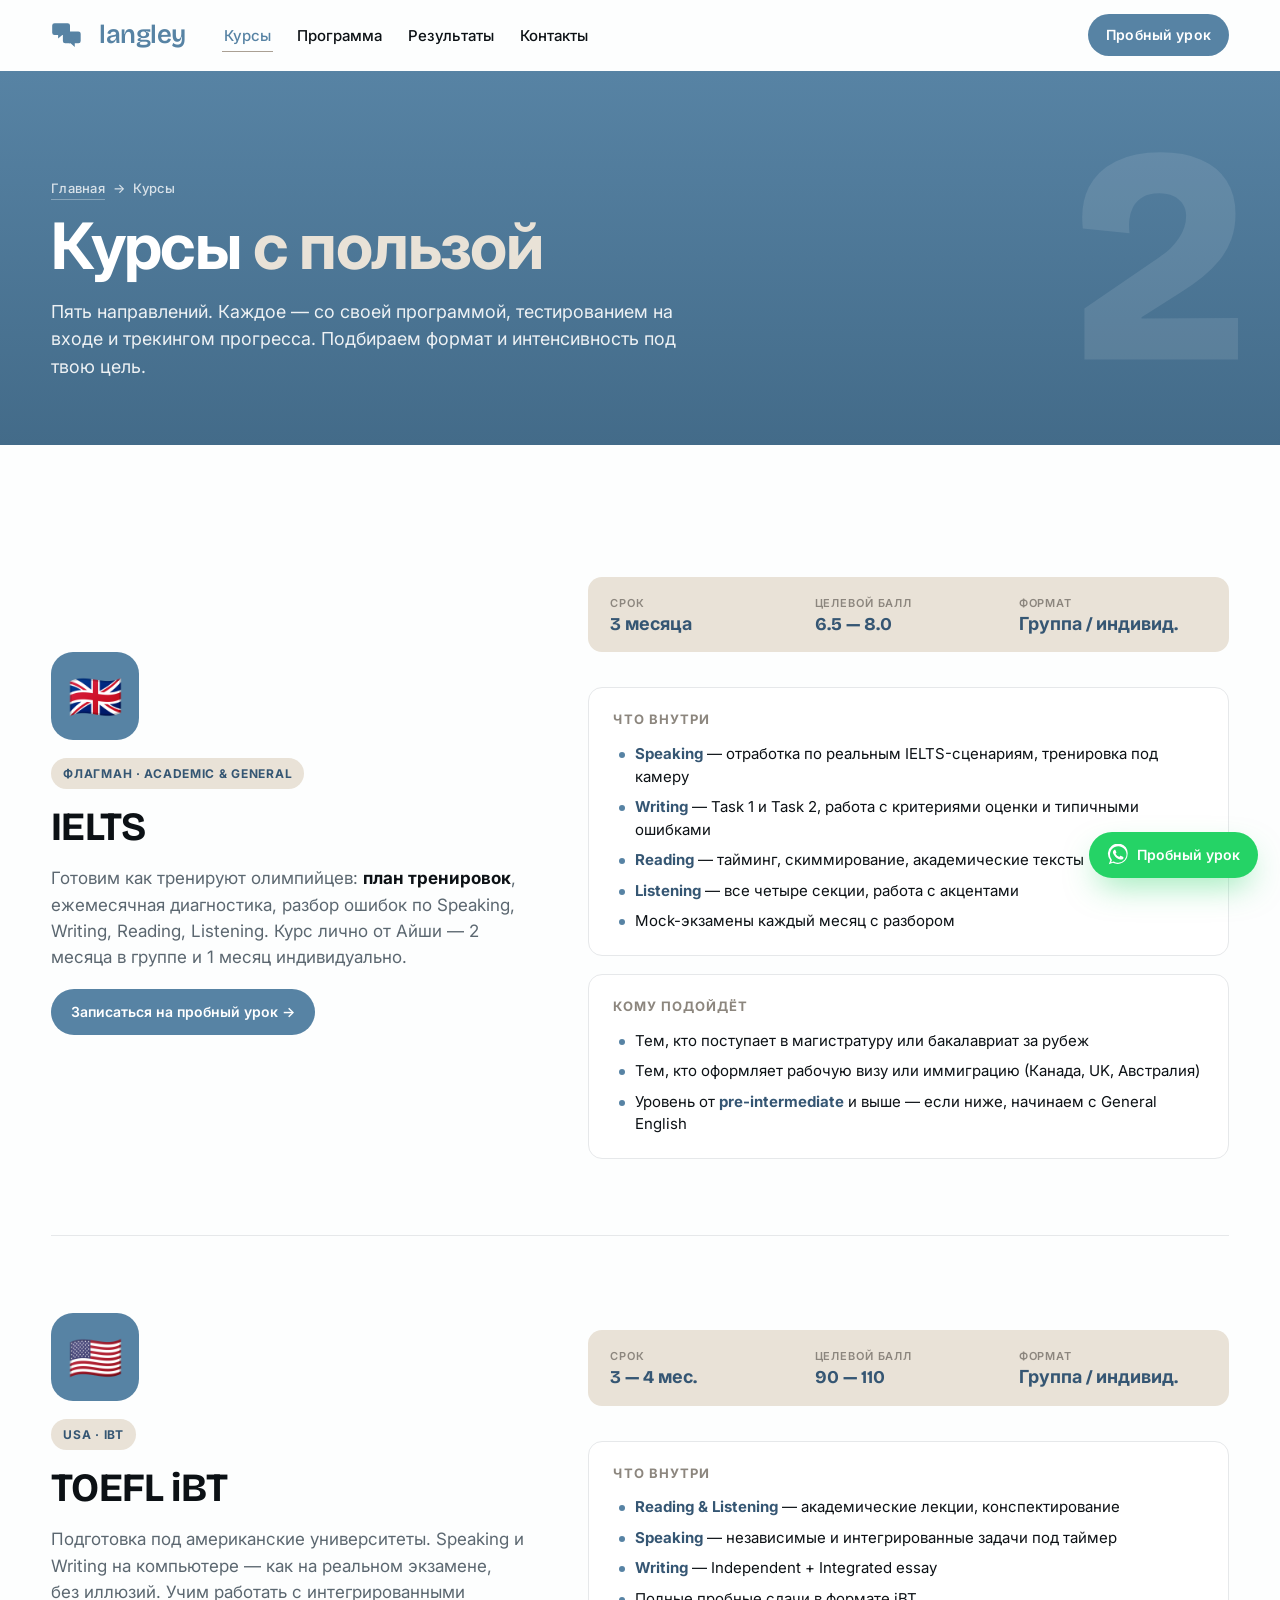
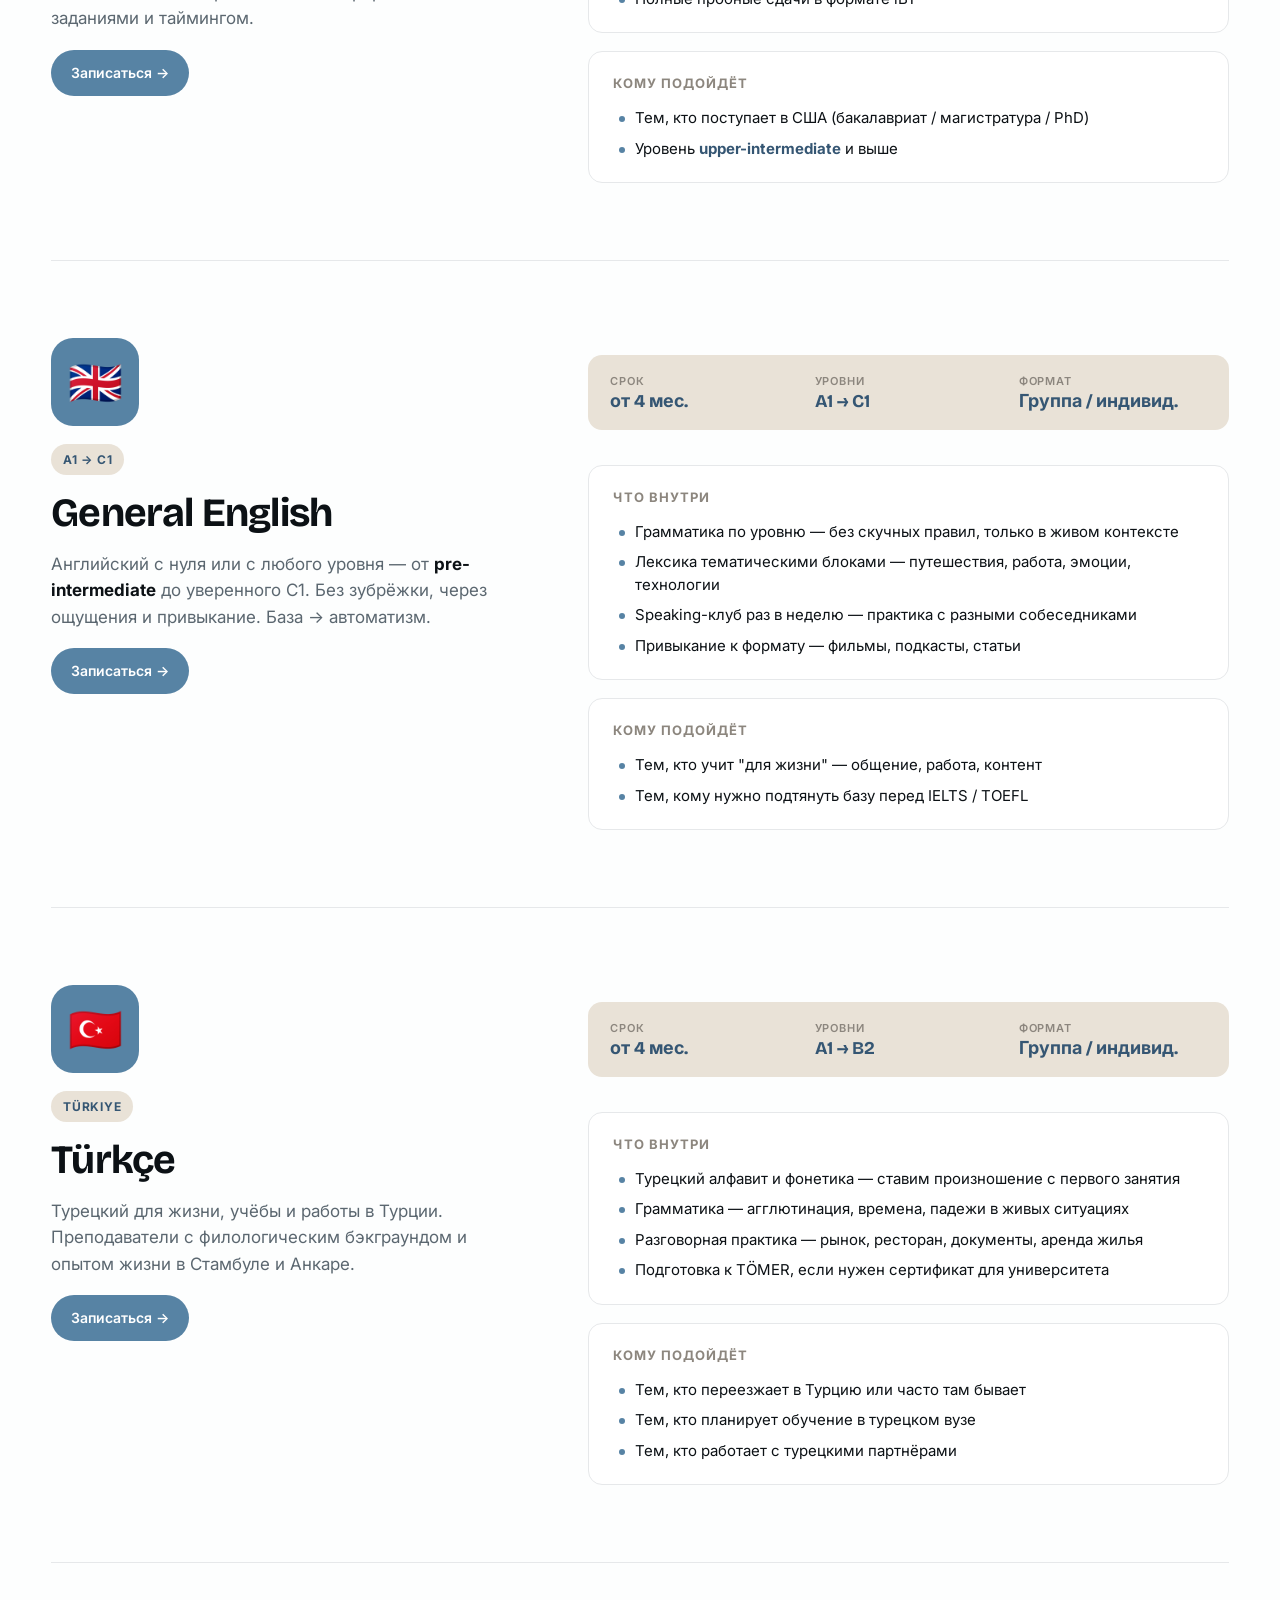
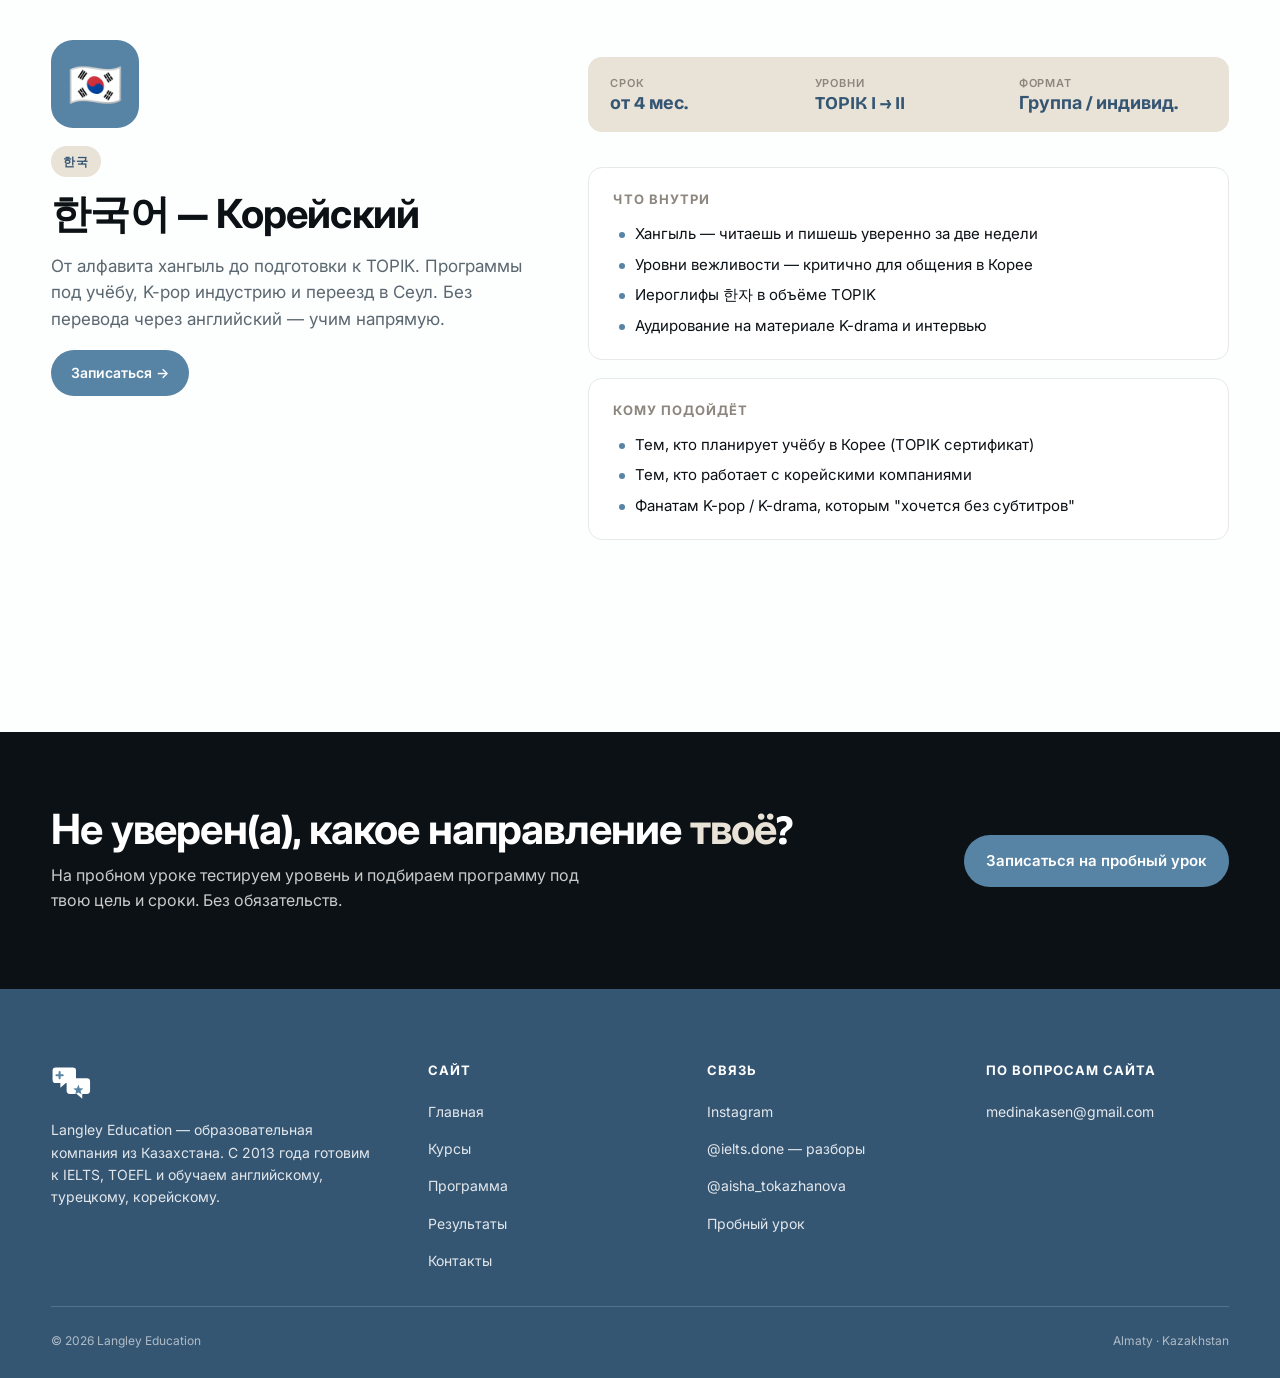
<file: courses.html>
<!DOCTYPE html>
<html lang="ru">
<head>
  <meta charset="UTF-8" />
  <meta name="viewport" content="width=device-width, initial-scale=1.0, viewport-fit=cover" />
  <meta name="theme-color" content="#5783A4" />
  <title>Курсы — Langley Education</title>

  <link rel="preconnect" href="https://fonts.googleapis.com">
  <link rel="preconnect" href="https://fonts.gstatic.com" crossorigin>
  <link href="https://fonts.googleapis.com/css2?family=Bricolage+Grotesque:opsz,wght@12..96,400;12..96,500;12..96,600;12..96,700;12..96,800&family=Inter:wght@400;500;600;700&display=swap" rel="stylesheet">
  <link rel="stylesheet" href="style.css" />
  <script>
    window.__CMS_SITE = {
      slug: 'langley',
      supabase: {
        url: 'https://rcjwtfqlogojcqwjodop.supabase.co',
        anon: 'eyJhbGciOiJIUzI1NiIsInR5cCI6IkpXVCJ9.eyJpc3MiOiJzdXBhYmFzZSIsInJlZiI6InJjand0ZnFsb2dvamNxd2pvZG9wIiwicm9sZSI6ImFub24iLCJpYXQiOjE3NzczOTMyOTksImV4cCI6MjA5Mjk2OTI5OX0.qm3SGS0RvudiKUe4aa2I0FLhrck8d86u6x0-8_8kHFw'
      }
    };
  </script>
  <script src="hydrate.js" defer></script>

  <meta name="description" content="Пять направлений Langley Education: IELTS, TOEFL, General English (A1–C1), турецкий, корейский. Программы, форматы, целевые баллы.">
  <meta property="og:type" content="website">
  <meta property="og:url" content="https://langley-six.vercel.app/courses.html">
  <meta property="og:title" content="Курсы Langley — IELTS, TOEFL, English, Türkçe, 한국어">
  <meta property="og:description" content="Пять направлений с подробными программами и форматами обучения.">
  <meta property="og:image" content="https://langley-six.vercel.app/og.png">
  <meta name="twitter:card" content="summary_large_image">
  <meta name="twitter:title" content="Курсы Langley — IELTS, TOEFL, English, Türkçe, 한국어">
  <meta name="twitter:description" content="Пять направлений с подробными программами и форматами обучения.">
  <meta name="twitter:image" content="https://langley-six.vercel.app/og.png">

  <link rel="icon" type="image/svg+xml" href="data:image/svg+xml,%3Csvg xmlns='http://www.w3.org/2000/svg' viewBox='0 0 64 64'%3E%3Crect width='64' height='64' rx='12' fill='%235783A4'/%3E%3Cpath d='M14 18h22a4 4 0 0 1 4 4v12a4 4 0 0 1-4 4h-9l-7 6v-6h-6a4 4 0 0 1-4-4V22a4 4 0 0 1 4-4z' fill='white'/%3E%3Cpath d='M21 24v8M17 28h8' stroke='%235783A4' stroke-width='2.6' stroke-linecap='round'/%3E%3Cpath d='M30 30h22a4 4 0 0 1 4 4v12a4 4 0 0 1 4-4v6l-7-6h-9a4 4 0 0 1-4-4V34a4 4 0 0 1 4-4z' fill='white'/%3E%3Cpath d='m41 36 1.7 4.6 4.8.3-3.7 3 1.2 4.6L41 46l-4 2.5 1.2-4.6-3.7-3 4.8-.3z' fill='%235783A4'/%3E%3C/svg%3E">
</head>
<body>

<nav class="nav" id="nav" aria-label="Главная навигация">
  <a class="nav__logo" href="index.html" aria-label="Langley Education — на главную">
    <svg class="nav__logo-mark" viewBox="0 0 64 56" aria-hidden="true">
      <path d="M4 8h22a4 4 0 0 1 4 4v12a4 4 0 0 1-4 4h-9l-7 6v-6H4a4 4 0 0 1-4-4V12a4 4 0 0 1 4-4z" transform="translate(2 0)" fill="currentColor"/>
      <path d="M11 14v8M7 18h8" stroke="#5783A4" stroke-width="2.6" stroke-linecap="round"/>
      <path d="M22 22h22a4 4 0 0 1 4 4v12a4 4 0 0 1-4 4h-6v6l-7-6h-9a4 4 0 0 1-4-4V26a4 4 0 0 1 4-4z" transform="translate(2 0)" fill="currentColor"/>
      <path d="m35 30 1.7 4.6 4.8.3-3.7 3 1.2 4.6L35 40l-4 2.5 1.2-4.6-3.7-3 4.8-.3z" fill="#5783A4"/>
    </svg>
    <span class="nav__logo-word" data-cms="brand.name">langley</span>
  </a>
  <ul class="nav__links" id="nav-links">
    <li><a href="courses.html" aria-current="page">Курсы</a></li>
    <li><a href="program.html">Программа</a></li>
    <li><a href="results.html">Результаты</a></li>
    <li><a href="contacts.html">Контакты</a></li>
  </ul>
  <a href="contacts.html#trial" class="nav__cta">Пробный урок</a>
  <button class="nav__burger" id="nav-burger" aria-label="Открыть меню" aria-expanded="false" aria-controls="nav-panel">
    <span></span><span></span><span></span>
  </button>
</nav>

<div class="nav-panel" id="nav-panel" aria-hidden="true">
  <ul>
    <li><a href="courses.html">Курсы</a></li>
    <li><a href="program.html">Программа</a></li>
    <li><a href="results.html">Результаты</a></li>
    <li><a href="contacts.html">Контакты</a></li>
  </ul>
  <a href="contacts.html#trial" class="nav-panel__cta">Записаться на пробный урок →</a>
</div>

<main>

<header class="page-head">
  <span class="page-head__chapter" aria-hidden="true">2</span>
  <div class="page-head__inner">
    <nav class="page-head__crumb" aria-label="Хлебные крошки">
      <a href="index.html">Главная</a>
      <span aria-hidden="true">→</span>
      <span>Курсы</span>
    </nav>
    <h1 class="page-head__title">Курсы <em>с пользой</em></h1>
    <p class="page-head__sub">
      Пять направлений. Каждое — со своей программой, тестированием на входе и трекингом прогресса. Подбираем формат и интенсивность под твою цель.
    </p>
  </div>
</header>

<section class="section section--white">
  <div class="section__inner">

    <article class="course reveal" id="ielts">
      <div class="course__lead">
        <div class="course__flag">🇬🇧</div>
        <span class="course__tag">Флагман · Academic & General</span>
        <h3>IELTS</h3>
        <p class="course__lede">
          Готовим как тренируют олимпийцев: <b>план тренировок</b>, ежемесячная диагностика, разбор ошибок по Speaking, Writing, Reading, Listening. Курс лично от Айши — 2 месяца в группе и 1 месяц индивидуально.
        </p>
        <a href="contacts.html#trial" class="course__cta">Записаться на пробный урок →</a>
      </div>
      <div class="course__detail">
        <dl class="course__meta">
          <div><dt>Срок</dt><dd>3 месяца</dd></div>
          <div><dt>Целевой балл</dt><dd>6.5 — 8.0</dd></div>
          <div><dt>Формат</dt><dd>Группа / индивид.</dd></div>
        </dl>
        <div class="course__block">
          <h4>Что внутри</h4>
          <ul>
            <li><b>Speaking</b> — отработка по реальным IELTS-сценариям, тренировка под камеру</li>
            <li><b>Writing</b> — Task 1 и Task 2, работа с критериями оценки и типичными ошибками</li>
            <li><b>Reading</b> — тайминг, скиммирование, академические тексты</li>
            <li><b>Listening</b> — все четыре секции, работа с акцентами</li>
            <li>Mock-экзамены каждый месяц с разбором</li>
          </ul>
        </div>
        <div class="course__block">
          <h4>Кому подойдёт</h4>
          <ul>
            <li>Тем, кто поступает в магистратуру или бакалавриат за рубеж</li>
            <li>Тем, кто оформляет рабочую визу или иммиграцию (Канада, UK, Австралия)</li>
            <li>Уровень от <b>pre-intermediate</b> и выше — если ниже, начинаем с General English</li>
          </ul>
        </div>
      </div>
    </article>

    <article class="course reveal" id="toefl">
      <div class="course__lead">
        <div class="course__flag">🇺🇸</div>
        <span class="course__tag">USA · iBT</span>
        <h3>TOEFL iBT</h3>
        <p class="course__lede">
          Подготовка под американские университеты. Speaking и Writing на компьютере — как на реальном экзамене, без иллюзий. Учим работать с интегрированными заданиями и таймингом.
        </p>
        <a href="contacts.html#trial" class="course__cta">Записаться →</a>
      </div>
      <div class="course__detail">
        <dl class="course__meta">
          <div><dt>Срок</dt><dd>3 — 4 мес.</dd></div>
          <div><dt>Целевой балл</dt><dd>90 — 110</dd></div>
          <div><dt>Формат</dt><dd>Группа / индивид.</dd></div>
        </dl>
        <div class="course__block">
          <h4>Что внутри</h4>
          <ul>
            <li><b>Reading & Listening</b> — академические лекции, конспектирование</li>
            <li><b>Speaking</b> — независимые и интегрированные задачи под таймер</li>
            <li><b>Writing</b> — Independent + Integrated essay</li>
            <li>Полные пробные сдачи в формате iBT</li>
          </ul>
        </div>
        <div class="course__block">
          <h4>Кому подойдёт</h4>
          <ul>
            <li>Тем, кто поступает в США (бакалавриат / магистратура / PhD)</li>
            <li>Уровень <b>upper-intermediate</b> и выше</li>
          </ul>
        </div>
      </div>
    </article>

    <article class="course reveal" id="english">
      <div class="course__lead">
        <div class="course__flag">🇬🇧</div>
        <span class="course__tag">A1 → C1</span>
        <h3>General English</h3>
        <p class="course__lede">
          Английский с нуля или с любого уровня — от <b>pre-intermediate</b> до уверенного C1. Без зубрёжки, через ощущения и привыкание. База → автоматизм.
        </p>
        <a href="contacts.html#trial" class="course__cta">Записаться →</a>
      </div>
      <div class="course__detail">
        <dl class="course__meta">
          <div><dt>Срок</dt><dd>от 4 мес.</dd></div>
          <div><dt>Уровни</dt><dd>A1 → C1</dd></div>
          <div><dt>Формат</dt><dd>Группа / индивид.</dd></div>
        </dl>
        <div class="course__block">
          <h4>Что внутри</h4>
          <ul>
            <li>Грамматика по уровню — без скучных правил, только в живом контексте</li>
            <li>Лексика тематическими блоками — путешествия, работа, эмоции, технологии</li>
            <li>Speaking-клуб раз в неделю — практика с разными собеседниками</li>
            <li>Привыкание к формату — фильмы, подкасты, статьи</li>
          </ul>
        </div>
        <div class="course__block">
          <h4>Кому подойдёт</h4>
          <ul>
            <li>Тем, кто учит "для жизни" — общение, работа, контент</li>
            <li>Тем, кому нужно подтянуть базу перед IELTS / TOEFL</li>
          </ul>
        </div>
      </div>
    </article>

    <article class="course reveal" id="turkish">
      <div class="course__lead">
        <div class="course__flag">🇹🇷</div>
        <span class="course__tag">Türkiye</span>
        <h3>Türkçe</h3>
        <p class="course__lede">
          Турецкий для жизни, учёбы и работы в Турции. Преподаватели с филологическим бэкграундом и опытом жизни в Стамбуле и Анкаре.
        </p>
        <a href="contacts.html#trial" class="course__cta">Записаться →</a>
      </div>
      <div class="course__detail">
        <dl class="course__meta">
          <div><dt>Срок</dt><dd>от 4 мес.</dd></div>
          <div><dt>Уровни</dt><dd>A1 → B2</dd></div>
          <div><dt>Формат</dt><dd>Группа / индивид.</dd></div>
        </dl>
        <div class="course__block">
          <h4>Что внутри</h4>
          <ul>
            <li>Турецкий алфавит и фонетика — ставим произношение с первого занятия</li>
            <li>Грамматика — агглютинация, времена, падежи в живых ситуациях</li>
            <li>Разговорная практика — рынок, ресторан, документы, аренда жилья</li>
            <li>Подготовка к TÖMER, если нужен сертификат для университета</li>
          </ul>
        </div>
        <div class="course__block">
          <h4>Кому подойдёт</h4>
          <ul>
            <li>Тем, кто переезжает в Турцию или часто там бывает</li>
            <li>Тем, кто планирует обучение в турецком вузе</li>
            <li>Тем, кто работает с турецкими партнёрами</li>
          </ul>
        </div>
      </div>
    </article>

    <article class="course reveal" id="korean">
      <div class="course__lead">
        <div class="course__flag">🇰🇷</div>
        <span class="course__tag">한국</span>
        <h3>한국어 — Корейский</h3>
        <p class="course__lede">
          От алфавита хангыль до подготовки к TOPIK. Программы под учёбу, K-pop индустрию и переезд в Сеул. Без перевода через английский — учим напрямую.
        </p>
        <a href="contacts.html#trial" class="course__cta">Записаться →</a>
      </div>
      <div class="course__detail">
        <dl class="course__meta">
          <div><dt>Срок</dt><dd>от 4 мес.</dd></div>
          <div><dt>Уровни</dt><dd>TOPIK I → II</dd></div>
          <div><dt>Формат</dt><dd>Группа / индивид.</dd></div>
        </dl>
        <div class="course__block">
          <h4>Что внутри</h4>
          <ul>
            <li>Хангыль — читаешь и пишешь уверенно за две недели</li>
            <li>Уровни вежливости — критично для общения в Корее</li>
            <li>Иероглифы 한자 в объёме TOPIK</li>
            <li>Аудирование на материале K-drama и интервью</li>
          </ul>
        </div>
        <div class="course__block">
          <h4>Кому подойдёт</h4>
          <ul>
            <li>Тем, кто планирует учёбу в Корее (TOPIK сертификат)</li>
            <li>Тем, кто работает с корейскими компаниями</li>
            <li>Фанатам K-pop / K-drama, которым "хочется без субтитров"</li>
          </ul>
        </div>
      </div>
    </article>

  </div>
</section>

<section class="cta-banner">
  <div class="cta-banner__inner">
    <div>
      <h2>Не уверен(а), какое направление <em>твоё</em>?</h2>
      <p>На пробном уроке тестируем уровень и подбираем программу под твою цель и сроки. Без обязательств.</p>
    </div>
    <a href="contacts.html#trial" class="btn btn--primary">Записаться на пробный урок</a>
  </div>
</section>

</main>

<footer class="footer">
  <div class="footer__inner">
    <div class="footer__brand">
      <svg class="footer__logo" viewBox="0 0 64 56" aria-hidden="true">
        <path d="M4 8h22a4 4 0 0 1 4 4v12a4 4 0 0 1-4 4h-9l-7 6v-6H4a4 4 0 0 1-4-4V12a4 4 0 0 1 4-4z" transform="translate(2 0)" fill="white"/>
        <path d="M11 14v8M7 18h8" stroke="#5783A4" stroke-width="2.6" stroke-linecap="round"/>
        <path d="M22 22h22a4 4 0 0 1 4 4v12a4 4 0 0 1-4 4h-6v6l-7-6h-9a4 4 0 0 1-4-4V26a4 4 0 0 1 4-4z" transform="translate(2 0)" fill="white"/>
        <path d="m35 30 1.7 4.6 4.8.3-3.7 3 1.2 4.6L35 40l-4 2.5 1.2-4.6-3.7-3 4.8-.3z" fill="#5783A4"/>
      </svg>
      <p>Langley Education — образовательная компания из Казахстана. С 2013 года готовим к IELTS, TOEFL и обучаем английскому, турецкому, корейскому.</p>
    </div>
    <div class="footer__col">
      <h4>Сайт</h4>
      <ul>
        <li><a href="index.html">Главная</a></li>
        <li><a href="courses.html">Курсы</a></li>
        <li><a href="program.html">Программа</a></li>
        <li><a href="results.html">Результаты</a></li>
        <li><a href="contacts.html">Контакты</a></li>
      </ul>
    </div>
    <div class="footer__col">
      <h4>Связь</h4>
      <ul>
        <li><a href="https://www.instagram.com/" target="_blank" rel="noopener" data-cms="contacts.instagram" data-cms-attr="href" data-cms-prefix="https://www.instagram.com/">Instagram</a></li>
        <li><a href="https://www.instagram.com/ielts.done" target="_blank" rel="noopener">@ielts.done — разборы</a></li>
        <li><a href="https://www.instagram.com/aisha_tokazhanova" target="_blank" rel="noopener">@aisha_tokazhanova</a></li>
        <li><a href="contacts.html#trial">Пробный урок</a></li>
      </ul>
    </div>
    <div class="footer__col">
      <h4>По вопросам сайта</h4>
      <ul>
        <li><a href="mailto:medinakasen@gmail.com">medinakasen@gmail.com</a></li>
      </ul>
    </div>
  </div>
  <div class="footer__bottom">
    <span>© 2026 Langley Education</span>
    <span>Almaty · Kazakhstan</span>
  </div>
</footer>

<a href="contacts.html#trial" class="wa-float" aria-label="Записаться на пробный урок">
  <svg viewBox="0 0 24 24" aria-hidden="true" width="22" height="22">
    <path fill="currentColor" d="M20.5 3.5A11 11 0 0 0 3.6 17.7L2 22l4.4-1.5a11 11 0 0 0 16.1-9.6 11 11 0 0 0-2-7.4Zm-8.5 17a9 9 0 0 1-4.6-1.3l-.3-.2-2.6.9.9-2.5-.2-.3a9 9 0 1 1 6.8 3.4Zm5-6.8c-.3-.1-1.6-.8-1.9-.9-.3-.1-.4-.1-.6.1-.2.3-.7.9-.8 1-.2.2-.3.2-.6.1a7.4 7.4 0 0 1-3.6-3.2c-.3-.5.3-.5.8-1.5l-.1-.4-.9-2.1c-.2-.5-.4-.4-.6-.4h-.5c-.2 0-.5.1-.7.4-.3.3-1 .9-1 2.3s1 2.7 1.2 2.9c.1.2 2 3.1 4.9 4.3 1.8.7 2.5.8 3.4.7.5-.1 1.6-.7 1.8-1.3.2-.6.2-1.2.2-1.3-.1-.1-.3-.2-.6-.3Z"/>
  </svg>
  <span>Пробный урок</span>
</a>

<script src="main.js" defer></script>
</body>
</html>
</file>
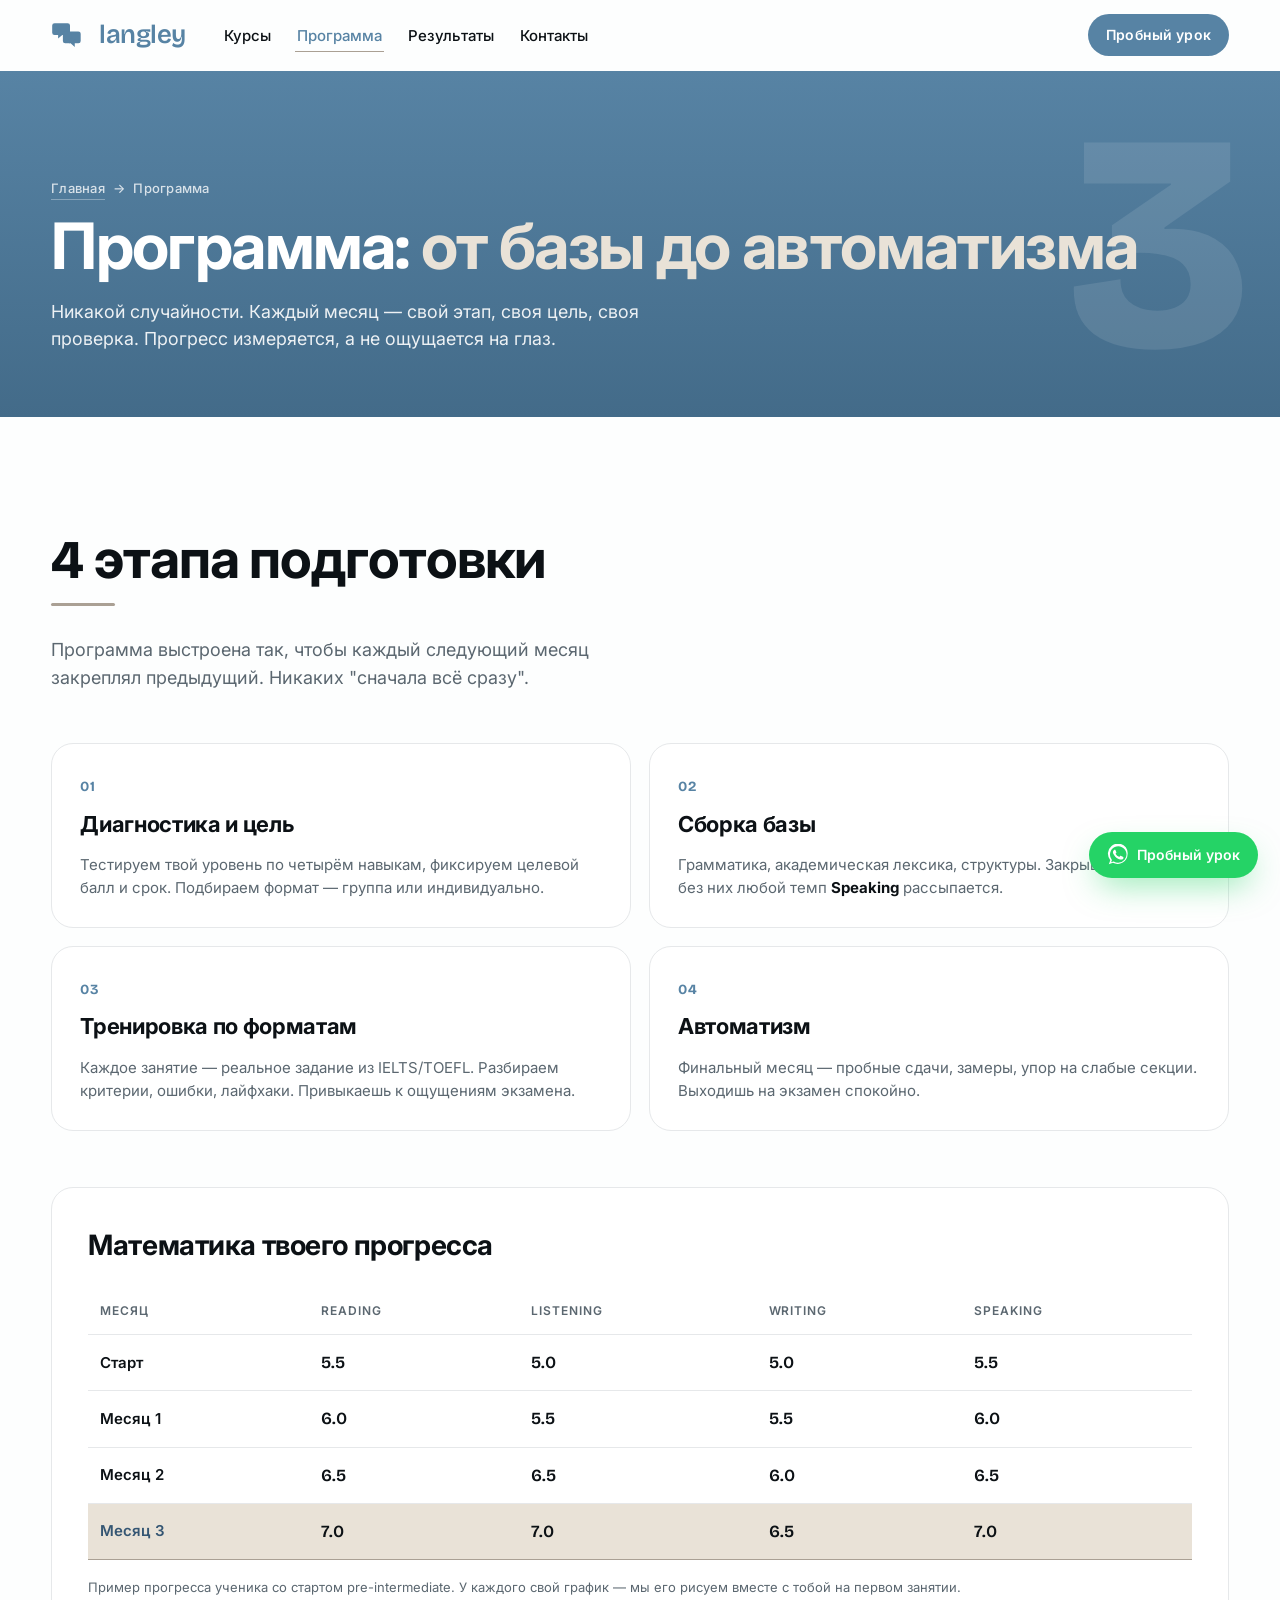
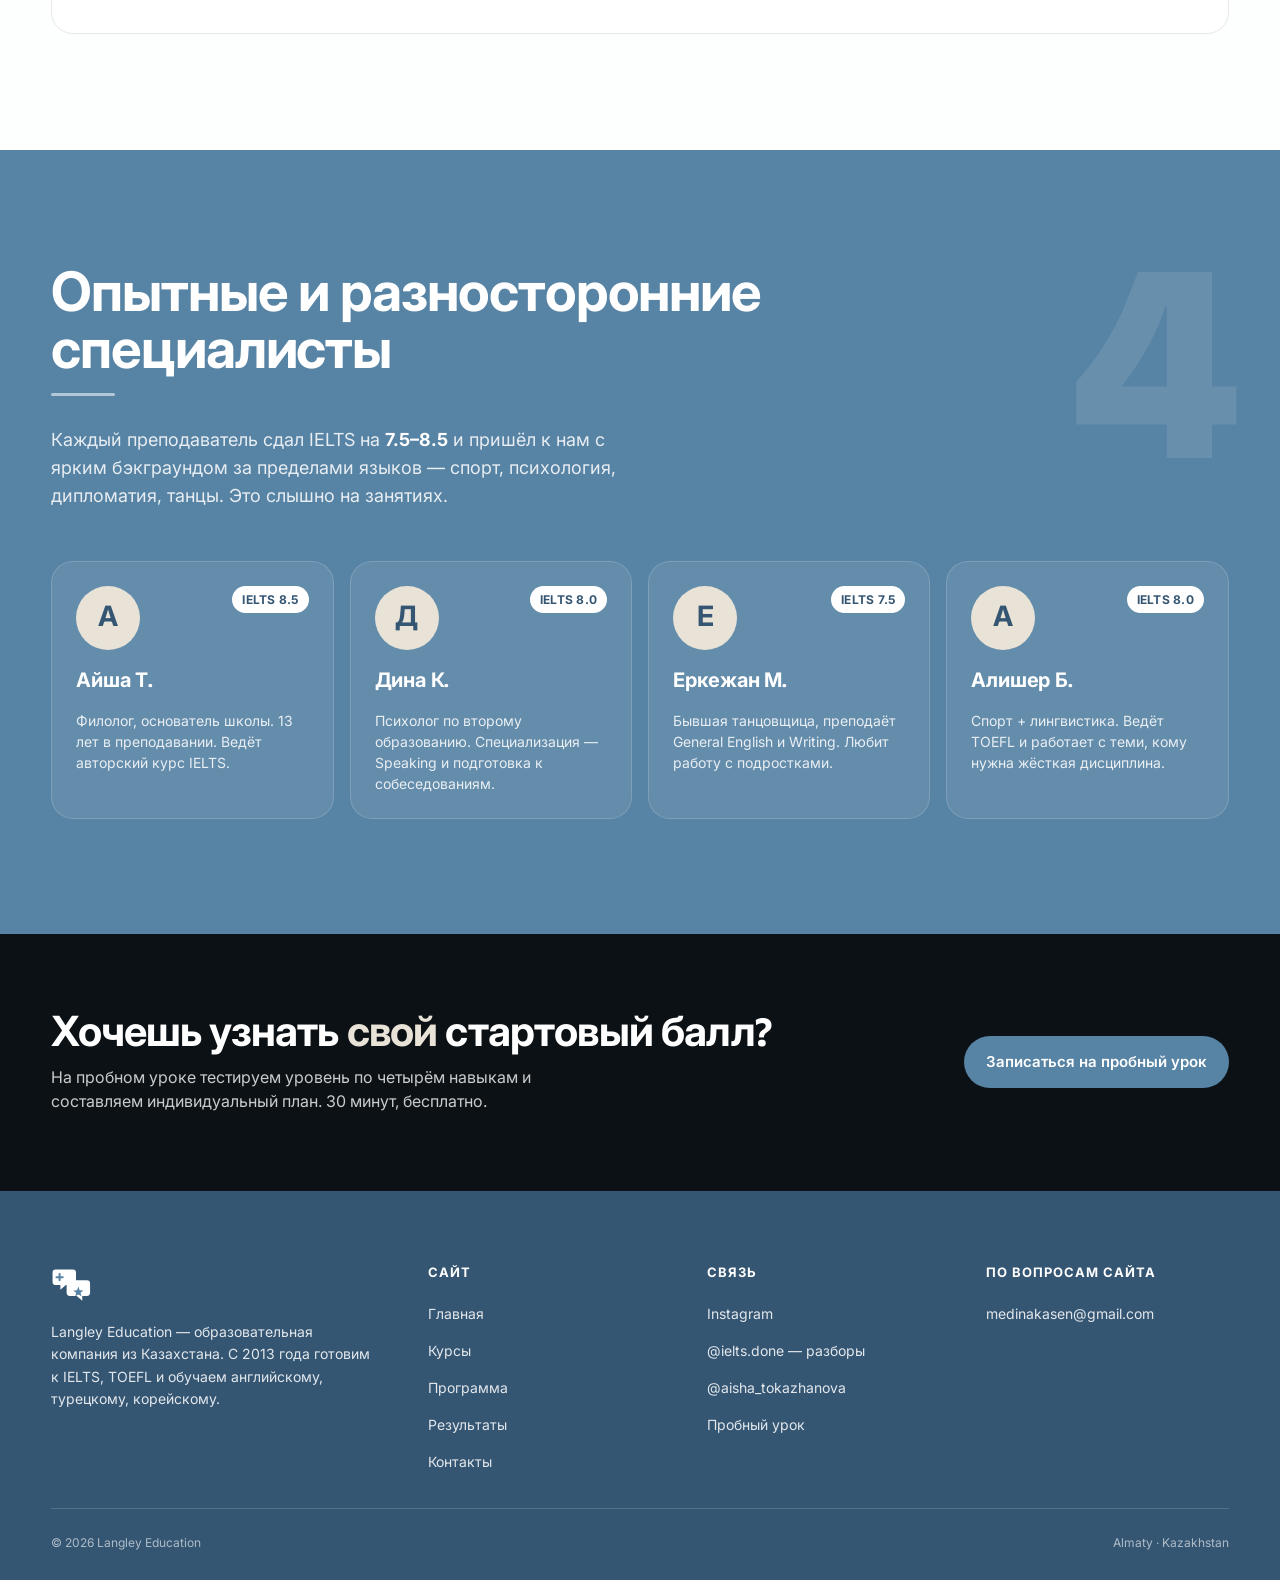
<file: program.html>
<!DOCTYPE html>
<html lang="ru">
<head>
  <meta charset="UTF-8" />
  <meta name="viewport" content="width=device-width, initial-scale=1.0, viewport-fit=cover" />
  <meta name="theme-color" content="#5783A4" />
  <title>Программа и преподаватели — Langley Education</title>

  <link rel="preconnect" href="https://fonts.googleapis.com">
  <link rel="preconnect" href="https://fonts.gstatic.com" crossorigin>
  <link href="https://fonts.googleapis.com/css2?family=Bricolage+Grotesque:opsz,wght@12..96,400;12..96,500;12..96,600;12..96,700;12..96,800&family=Inter:wght@400;500;600;700&display=swap" rel="stylesheet">
  <link rel="stylesheet" href="style.css" />
  <script>
    window.__CMS_SITE = {
      slug: 'langley',
      supabase: {
        url: 'https://rcjwtfqlogojcqwjodop.supabase.co',
        anon: 'eyJhbGciOiJIUzI1NiIsInR5cCI6IkpXVCJ9.eyJpc3MiOiJzdXBhYmFzZSIsInJlZiI6InJjand0ZnFsb2dvamNxd2pvZG9wIiwicm9sZSI6ImFub24iLCJpYXQiOjE3NzczOTMyOTksImV4cCI6MjA5Mjk2OTI5OX0.qm3SGS0RvudiKUe4aa2I0FLhrck8d86u6x0-8_8kHFw'
      }
    };
  </script>
  <script src="hydrate.js" defer></script>

  <meta name="description" content="Методика Langley: от базы до автоматизма. 4 этапа подготовки, ежемесячный трекинг прогресса, преподаватели с IELTS 7.5–8.5.">
  <meta property="og:type" content="website">
  <meta property="og:url" content="https://langley-six.vercel.app/program.html">
  <meta property="og:title" content="Программа Langley — от базы до автоматизма">
  <meta property="og:description" content="4 этапа подготовки, ежемесячный трекинг прогресса, преподаватели с IELTS 7.5–8.5.">
  <meta property="og:image" content="https://langley-six.vercel.app/og.png">
  <meta name="twitter:card" content="summary_large_image">
  <meta name="twitter:title" content="Программа Langley — от базы до автоматизма">
  <meta name="twitter:description" content="4 этапа подготовки, ежемесячный трекинг прогресса, преподаватели с IELTS 7.5–8.5.">
  <meta name="twitter:image" content="https://langley-six.vercel.app/og.png">

  <link rel="icon" type="image/svg+xml" href="data:image/svg+xml,%3Csvg xmlns='http://www.w3.org/2000/svg' viewBox='0 0 64 64'%3E%3Crect width='64' height='64' rx='12' fill='%235783A4'/%3E%3Cpath d='M14 18h22a4 4 0 0 1 4 4v12a4 4 0 0 1-4 4h-9l-7 6v-6h-6a4 4 0 0 1-4-4V22a4 4 0 0 1 4-4z' fill='white'/%3E%3Cpath d='M21 24v8M17 28h8' stroke='%235783A4' stroke-width='2.6' stroke-linecap='round'/%3E%3Cpath d='M30 30h22a4 4 0 0 1 4 4v12a4 4 0 0 1 4-4v6l-7-6h-9a4 4 0 0 1-4-4V34a4 4 0 0 1 4-4z' fill='white'/%3E%3Cpath d='m41 36 1.7 4.6 4.8.3-3.7 3 1.2 4.6L41 46l-4 2.5 1.2-4.6-3.7-3 4.8-.3z' fill='%235783A4'/%3E%3C/svg%3E">
</head>
<body>

<nav class="nav" id="nav" aria-label="Главная навигация">
  <a class="nav__logo" href="index.html" aria-label="Langley Education — на главную">
    <svg class="nav__logo-mark" viewBox="0 0 64 56" aria-hidden="true">
      <path d="M4 8h22a4 4 0 0 1 4 4v12a4 4 0 0 1-4 4h-9l-7 6v-6H4a4 4 0 0 1-4-4V12a4 4 0 0 1 4-4z" transform="translate(2 0)" fill="currentColor"/>
      <path d="M11 14v8M7 18h8" stroke="#5783A4" stroke-width="2.6" stroke-linecap="round"/>
      <path d="M22 22h22a4 4 0 0 1 4 4v12a4 4 0 0 1-4 4h-6v6l-7-6h-9a4 4 0 0 1-4-4V26a4 4 0 0 1 4-4z" transform="translate(2 0)" fill="currentColor"/>
      <path d="m35 30 1.7 4.6 4.8.3-3.7 3 1.2 4.6L35 40l-4 2.5 1.2-4.6-3.7-3 4.8-.3z" fill="#5783A4"/>
    </svg>
    <span class="nav__logo-word" data-cms="brand.name">langley</span>
  </a>
  <ul class="nav__links" id="nav-links">
    <li><a href="courses.html">Курсы</a></li>
    <li><a href="program.html" aria-current="page">Программа</a></li>
    <li><a href="results.html">Результаты</a></li>
    <li><a href="contacts.html">Контакты</a></li>
  </ul>
  <a href="contacts.html#trial" class="nav__cta">Пробный урок</a>
  <button class="nav__burger" id="nav-burger" aria-label="Открыть меню" aria-expanded="false" aria-controls="nav-panel">
    <span></span><span></span><span></span>
  </button>
</nav>

<div class="nav-panel" id="nav-panel" aria-hidden="true">
  <ul>
    <li><a href="courses.html">Курсы</a></li>
    <li><a href="program.html">Программа</a></li>
    <li><a href="results.html">Результаты</a></li>
    <li><a href="contacts.html">Контакты</a></li>
  </ul>
  <a href="contacts.html#trial" class="nav-panel__cta">Записаться на пробный урок →</a>
</div>

<main>

<header class="page-head">
  <span class="page-head__chapter" aria-hidden="true">3</span>
  <div class="page-head__inner">
    <nav class="page-head__crumb" aria-label="Хлебные крошки">
      <a href="index.html">Главная</a>
      <span aria-hidden="true">→</span>
      <span>Программа</span>
    </nav>
    <h1 class="page-head__title">Программа: <em>от базы до автоматизма</em></h1>
    <p class="page-head__sub">
      Никакой случайности. Каждый месяц — свой этап, своя цель, своя проверка. Прогресс измеряется, а не ощущается на глаз.
    </p>
  </div>
</header>

<section class="section section--white" id="method">
  <div class="section__inner">
    <header class="section__head reveal">
      <h2 class="h2">4 этапа подготовки</h2>
      <p class="section__lede">
        Программа выстроена так, чтобы каждый следующий месяц закреплял предыдущий. Никаких "сначала всё сразу".
      </p>
    </header>

    <ol class="steps">
      <li class="steps__item reveal">
        <span class="steps__num">01</span>
        <h3>Диагностика и цель</h3>
        <p>Тестируем твой уровень по четырём навыкам, фиксируем целевой балл и срок. Подбираем формат — группа или индивидуально.</p>
      </li>
      <li class="steps__item reveal">
        <span class="steps__num">02</span>
        <h3>Сборка базы</h3>
        <p>Грамматика, академическая лексика, структуры. Закрываем дыры — без них любой темп <b>Speaking</b> рассыпается.</p>
      </li>
      <li class="steps__item reveal">
        <span class="steps__num">03</span>
        <h3>Тренировка по форматам</h3>
        <p>Каждое занятие — реальное задание из IELTS/TOEFL. Разбираем критерии, ошибки, лайфхаки. Привыкаешь к ощущениям экзамена.</p>
      </li>
      <li class="steps__item reveal">
        <span class="steps__num">04</span>
        <h3>Автоматизм</h3>
        <p>Финальный месяц — пробные сдачи, замеры, упор на слабые секции. Выходишь на экзамен спокойно.</p>
      </li>
    </ol>

    <div class="progress reveal">
      <h3 class="progress__title">Математика твоего прогресса</h3>
      <table class="progress__table">
        <thead>
          <tr><th>Месяц</th><th>Reading</th><th>Listening</th><th>Writing</th><th>Speaking</th></tr>
        </thead>
        <tbody>
          <tr><td>Старт</td><td>5.5</td><td>5.0</td><td>5.0</td><td>5.5</td></tr>
          <tr><td>Месяц 1</td><td>6.0</td><td>5.5</td><td>5.5</td><td>6.0</td></tr>
          <tr><td>Месяц 2</td><td>6.5</td><td>6.5</td><td>6.0</td><td>6.5</td></tr>
          <tr class="progress__target"><td>Месяц 3</td><td>7.0</td><td>7.0</td><td>6.5</td><td>7.0</td></tr>
        </tbody>
      </table>
      <p class="progress__note">Пример прогресса ученика со стартом pre-intermediate. У каждого свой график — мы его рисуем вместе с тобой на первом занятии.</p>
    </div>
  </div>
</section>

<section class="section section--blue" id="teachers">
  <span class="chapter chapter--light" aria-hidden="true">4</span>
  <div class="section__inner">
    <header class="section__head reveal">
      <h2 class="h2 h2--on-blue">Опытные и разносторонние специалисты</h2>
      <p class="section__lede section__lede--on-blue">
        Каждый преподаватель сдал IELTS на <b>7.5–8.5</b> и пришёл к нам с ярким бэкграундом за пределами языков — спорт, психология, дипломатия, танцы. Это слышно на занятиях.
      </p>
    </header>

    <div class="teachers">
      <article class="teacher reveal">
        <div class="teacher__avatar"><span>А</span></div>
        <div class="teacher__score">IELTS 8.5</div>
        <h3>Айша Т.</h3>
        <p class="teacher__bio">Филолог, основатель школы. 13 лет в преподавании. Ведёт авторский курс IELTS.</p>
      </article>
      <article class="teacher reveal">
        <div class="teacher__avatar"><span>Д</span></div>
        <div class="teacher__score">IELTS 8.0</div>
        <h3>Дина К.</h3>
        <p class="teacher__bio">Психолог по второму образованию. Специализация — Speaking и подготовка к собеседованиям.</p>
      </article>
      <article class="teacher reveal">
        <div class="teacher__avatar"><span>Е</span></div>
        <div class="teacher__score">IELTS 7.5</div>
        <h3>Еркежан М.</h3>
        <p class="teacher__bio">Бывшая танцовщица, преподаёт General English и Writing. Любит работу с подростками.</p>
      </article>
      <article class="teacher reveal">
        <div class="teacher__avatar"><span>А</span></div>
        <div class="teacher__score">IELTS 8.0</div>
        <h3>Алишер Б.</h3>
        <p class="teacher__bio">Спорт + лингвистика. Ведёт TOEFL и работает с теми, кому нужна жёсткая дисциплина.</p>
      </article>
    </div>
  </div>
</section>

<section class="cta-banner">
  <div class="cta-banner__inner">
    <div>
      <h2>Хочешь узнать <em>свой</em> стартовый балл?</h2>
      <p>На пробном уроке тестируем уровень по четырём навыкам и составляем индивидуальный план. 30 минут, бесплатно.</p>
    </div>
    <a href="contacts.html#trial" class="btn btn--primary">Записаться на пробный урок</a>
  </div>
</section>

</main>

<footer class="footer">
  <div class="footer__inner">
    <div class="footer__brand">
      <svg class="footer__logo" viewBox="0 0 64 56" aria-hidden="true">
        <path d="M4 8h22a4 4 0 0 1 4 4v12a4 4 0 0 1-4 4h-9l-7 6v-6H4a4 4 0 0 1-4-4V12a4 4 0 0 1 4-4z" transform="translate(2 0)" fill="white"/>
        <path d="M11 14v8M7 18h8" stroke="#5783A4" stroke-width="2.6" stroke-linecap="round"/>
        <path d="M22 22h22a4 4 0 0 1 4 4v12a4 4 0 0 1-4 4h-6v6l-7-6h-9a4 4 0 0 1-4-4V26a4 4 0 0 1 4-4z" transform="translate(2 0)" fill="white"/>
        <path d="m35 30 1.7 4.6 4.8.3-3.7 3 1.2 4.6L35 40l-4 2.5 1.2-4.6-3.7-3 4.8-.3z" fill="#5783A4"/>
      </svg>
      <p>Langley Education — образовательная компания из Казахстана. С 2013 года готовим к IELTS, TOEFL и обучаем английскому, турецкому, корейскому.</p>
    </div>
    <div class="footer__col">
      <h4>Сайт</h4>
      <ul>
        <li><a href="index.html">Главная</a></li>
        <li><a href="courses.html">Курсы</a></li>
        <li><a href="program.html">Программа</a></li>
        <li><a href="results.html">Результаты</a></li>
        <li><a href="contacts.html">Контакты</a></li>
      </ul>
    </div>
    <div class="footer__col">
      <h4>Связь</h4>
      <ul>
        <li><a href="https://www.instagram.com/" target="_blank" rel="noopener" data-cms="contacts.instagram" data-cms-attr="href" data-cms-prefix="https://www.instagram.com/">Instagram</a></li>
        <li><a href="https://www.instagram.com/ielts.done" target="_blank" rel="noopener">@ielts.done — разборы</a></li>
        <li><a href="https://www.instagram.com/aisha_tokazhanova" target="_blank" rel="noopener">@aisha_tokazhanova</a></li>
        <li><a href="contacts.html#trial">Пробный урок</a></li>
      </ul>
    </div>
    <div class="footer__col">
      <h4>По вопросам сайта</h4>
      <ul>
        <li><a href="mailto:medinakasen@gmail.com">medinakasen@gmail.com</a></li>
      </ul>
    </div>
  </div>
  <div class="footer__bottom">
    <span>© 2026 Langley Education</span>
    <span>Almaty · Kazakhstan</span>
  </div>
</footer>

<a href="contacts.html#trial" class="wa-float" aria-label="Записаться на пробный урок">
  <svg viewBox="0 0 24 24" aria-hidden="true" width="22" height="22">
    <path fill="currentColor" d="M20.5 3.5A11 11 0 0 0 3.6 17.7L2 22l4.4-1.5a11 11 0 0 0 16.1-9.6 11 11 0 0 0-2-7.4Zm-8.5 17a9 9 0 0 1-4.6-1.3l-.3-.2-2.6.9.9-2.5-.2-.3a9 9 0 1 1 6.8 3.4Zm5-6.8c-.3-.1-1.6-.8-1.9-.9-.3-.1-.4-.1-.6.1-.2.3-.7.9-.8 1-.2.2-.3.2-.6.1a7.4 7.4 0 0 1-3.6-3.2c-.3-.5.3-.5.8-1.5l-.1-.4-.9-2.1c-.2-.5-.4-.4-.6-.4h-.5c-.2 0-.5.1-.7.4-.3.3-1 .9-1 2.3s1 2.7 1.2 2.9c.1.2 2 3.1 4.9 4.3 1.8.7 2.5.8 3.4.7.5-.1 1.6-.7 1.8-1.3.2-.6.2-1.2.2-1.3-.1-.1-.3-.2-.6-.3Z"/>
  </svg>
  <span>Пробный урок</span>
</a>

<script src="main.js" defer></script>
</body>
</html>
</file>
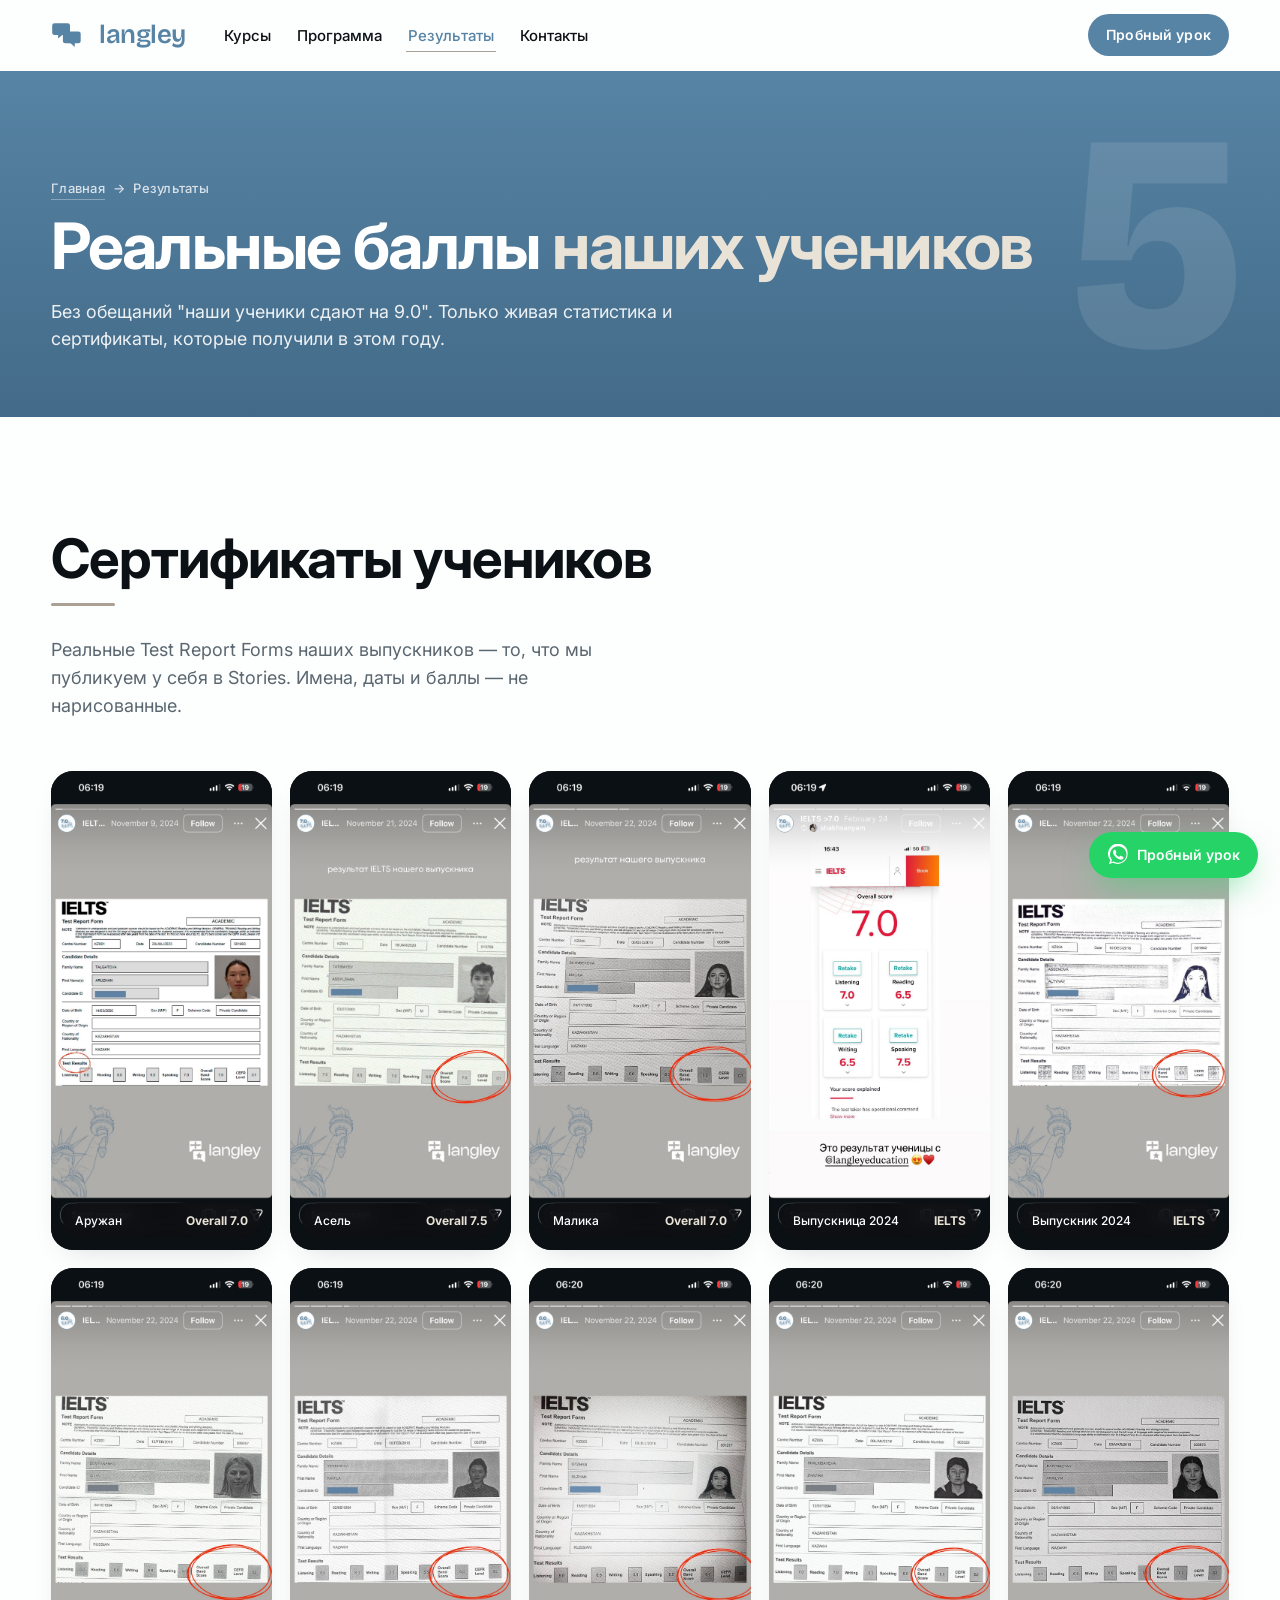
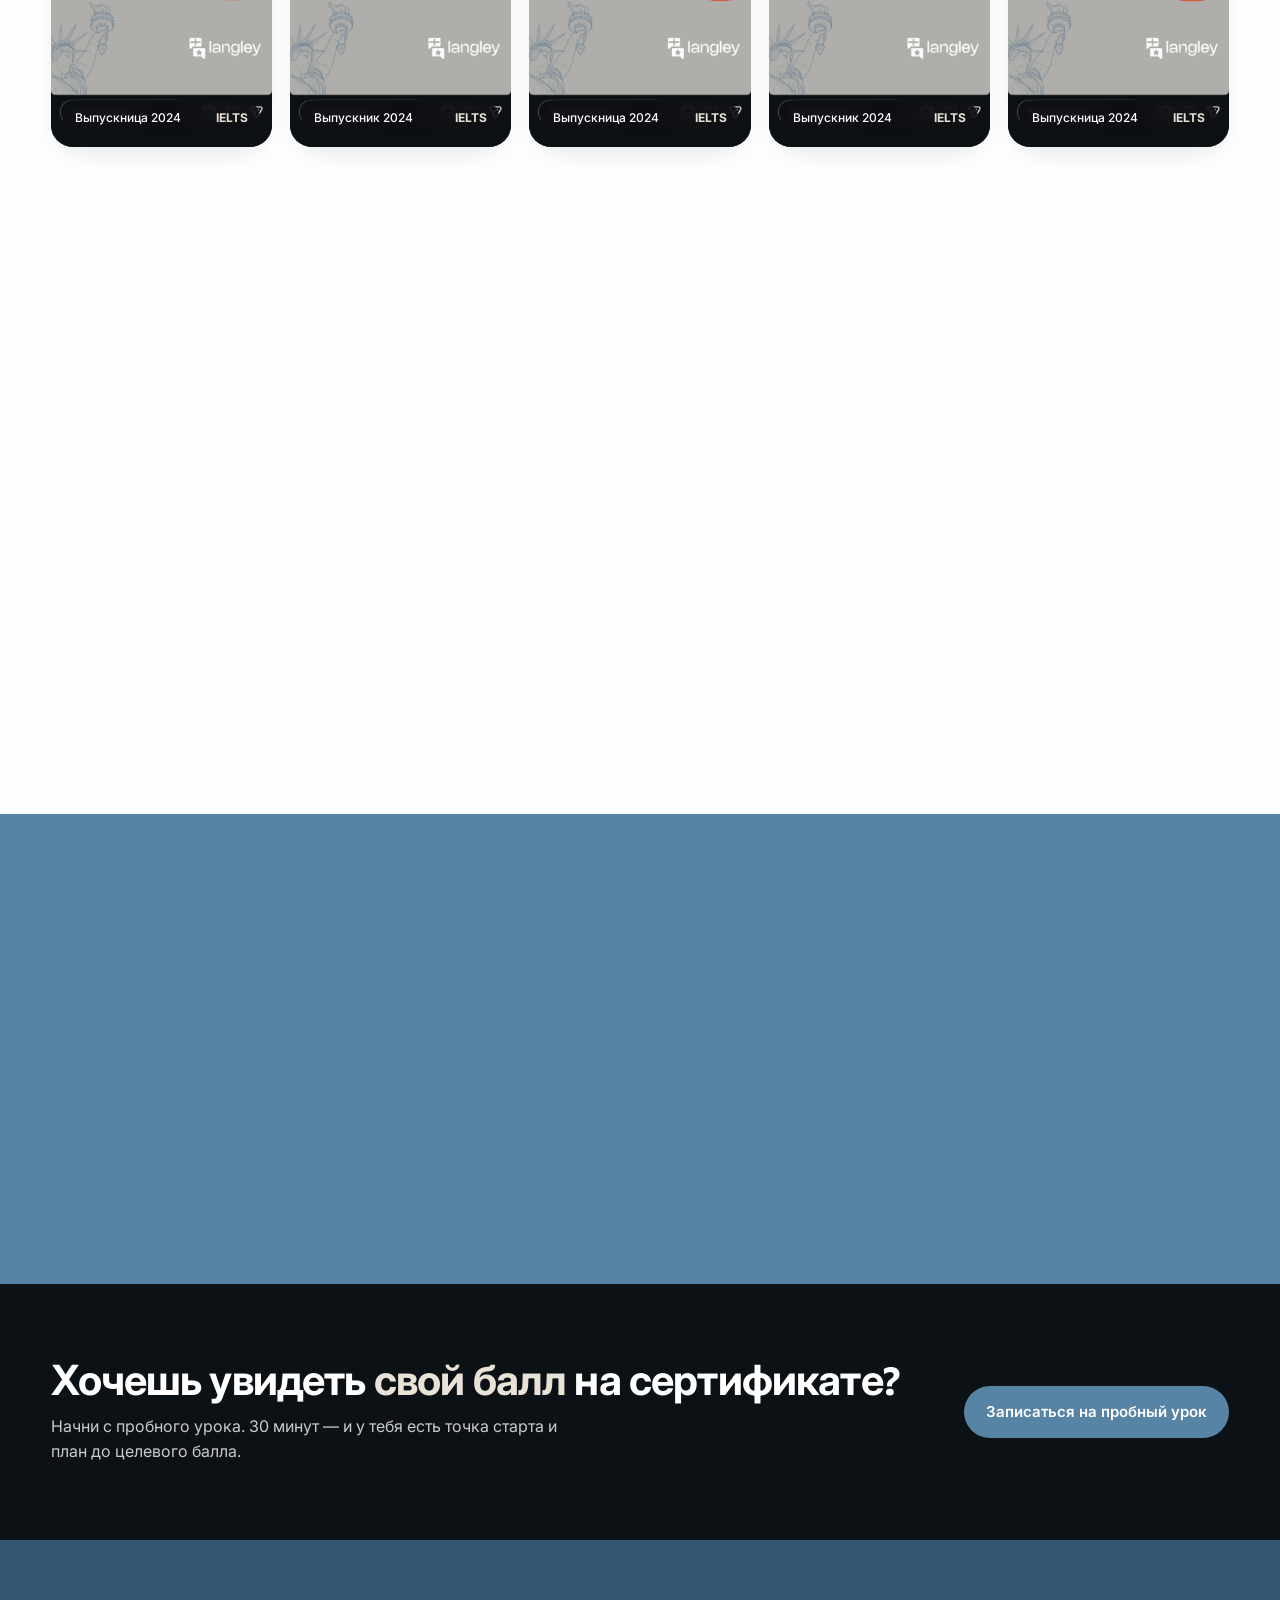
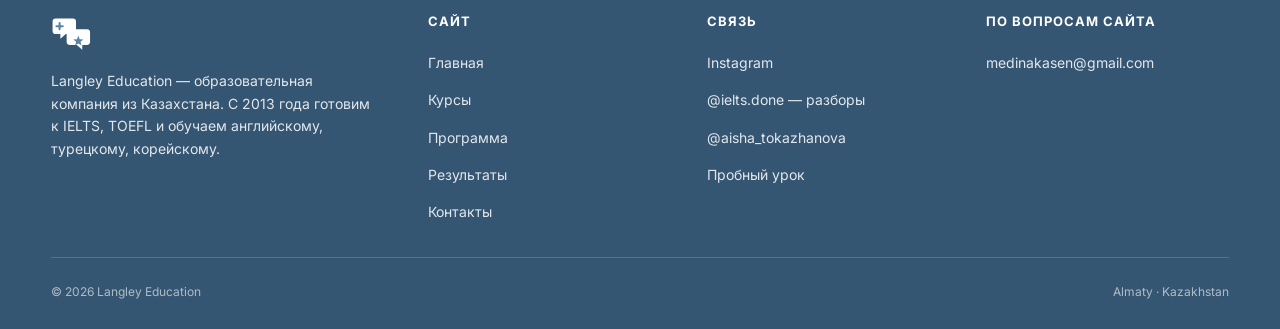
<file: results.html>
<!DOCTYPE html>
<html lang="ru">
<head>
  <meta charset="UTF-8" />
  <meta name="viewport" content="width=device-width, initial-scale=1.0, viewport-fit=cover" />
  <meta name="theme-color" content="#5783A4" />
  <title>Результаты — Langley Education</title>

  <link rel="preconnect" href="https://fonts.googleapis.com">
  <link rel="preconnect" href="https://fonts.gstatic.com" crossorigin>
  <link href="https://fonts.googleapis.com/css2?family=Bricolage+Grotesque:opsz,wght@12..96,400;12..96,500;12..96,600;12..96,700;12..96,800&family=Inter:wght@400;500;600;700&display=swap" rel="stylesheet">
  <link rel="stylesheet" href="style.css" />
  <script>
    window.__CMS_SITE = {
      slug: 'langley',
      supabase: {
        url: 'https://rcjwtfqlogojcqwjodop.supabase.co',
        anon: 'eyJhbGciOiJIUzI1NiIsInR5cCI6IkpXVCJ9.eyJpc3MiOiJzdXBhYmFzZSIsInJlZiI6InJjand0ZnFsb2dvamNxd2pvZG9wIiwicm9sZSI6ImFub24iLCJpYXQiOjE3NzczOTMyOTksImV4cCI6MjA5Mjk2OTI5OX0.qm3SGS0RvudiKUe4aa2I0FLhrck8d86u6x0-8_8kHFw'
      }
    };
  </script>
  <script src="hydrate.js" defer></script>

  <meta name="description" content="Реальные баллы учеников Langley: IELTS до 8.0, TOEFL до 108. Поступления в UCL, рабочие визы в Канаду и UK.">
  <meta property="og:type" content="website">
  <meta property="og:url" content="https://langley-six.vercel.app/results.html">
  <meta property="og:title" content="Результаты учеников Langley">
  <meta property="og:description" content="Реальные баллы IELTS/TOEFL и истории поступлений.">
  <meta property="og:image" content="https://langley-six.vercel.app/og.png">
  <meta name="twitter:card" content="summary_large_image">
  <meta name="twitter:title" content="Результаты учеников Langley">
  <meta name="twitter:description" content="Реальные баллы IELTS/TOEFL и истории поступлений.">
  <meta name="twitter:image" content="https://langley-six.vercel.app/og.png">

  <link rel="icon" type="image/svg+xml" href="data:image/svg+xml,%3Csvg xmlns='http://www.w3.org/2000/svg' viewBox='0 0 64 64'%3E%3Crect width='64' height='64' rx='12' fill='%235783A4'/%3E%3Cpath d='M14 18h22a4 4 0 0 1 4 4v12a4 4 0 0 1-4 4h-9l-7 6v-6h-6a4 4 0 0 1-4-4V22a4 4 0 0 1 4-4z' fill='white'/%3E%3Cpath d='M21 24v8M17 28h8' stroke='%235783A4' stroke-width='2.6' stroke-linecap='round'/%3E%3Cpath d='M30 30h22a4 4 0 0 1 4 4v12a4 4 0 0 1 4-4v6l-7-6h-9a4 4 0 0 1-4-4V34a4 4 0 0 1 4-4z' fill='white'/%3E%3Cpath d='m41 36 1.7 4.6 4.8.3-3.7 3 1.2 4.6L41 46l-4 2.5 1.2-4.6-3.7-3 4.8-.3z' fill='%235783A4'/%3E%3C/svg%3E">
</head>
<body>

<nav class="nav" id="nav" aria-label="Главная навигация">
  <a class="nav__logo" href="index.html" aria-label="Langley Education — на главную">
    <svg class="nav__logo-mark" viewBox="0 0 64 56" aria-hidden="true">
      <path d="M4 8h22a4 4 0 0 1 4 4v12a4 4 0 0 1-4 4h-9l-7 6v-6H4a4 4 0 0 1-4-4V12a4 4 0 0 1 4-4z" transform="translate(2 0)" fill="currentColor"/>
      <path d="M11 14v8M7 18h8" stroke="#5783A4" stroke-width="2.6" stroke-linecap="round"/>
      <path d="M22 22h22a4 4 0 0 1 4 4v12a4 4 0 0 1-4 4h-6v6l-7-6h-9a4 4 0 0 1-4-4V26a4 4 0 0 1 4-4z" transform="translate(2 0)" fill="currentColor"/>
      <path d="m35 30 1.7 4.6 4.8.3-3.7 3 1.2 4.6L35 40l-4 2.5 1.2-4.6-3.7-3 4.8-.3z" fill="#5783A4"/>
    </svg>
    <span class="nav__logo-word" data-cms="brand.name">langley</span>
  </a>
  <ul class="nav__links" id="nav-links">
    <li><a href="courses.html">Курсы</a></li>
    <li><a href="program.html">Программа</a></li>
    <li><a href="results.html" aria-current="page">Результаты</a></li>
    <li><a href="contacts.html">Контакты</a></li>
  </ul>
  <a href="contacts.html#trial" class="nav__cta">Пробный урок</a>
  <button class="nav__burger" id="nav-burger" aria-label="Открыть меню" aria-expanded="false" aria-controls="nav-panel">
    <span></span><span></span><span></span>
  </button>
</nav>

<div class="nav-panel" id="nav-panel" aria-hidden="true">
  <ul>
    <li><a href="courses.html">Курсы</a></li>
    <li><a href="program.html">Программа</a></li>
    <li><a href="results.html">Результаты</a></li>
    <li><a href="contacts.html">Контакты</a></li>
  </ul>
  <a href="contacts.html#trial" class="nav-panel__cta">Записаться на пробный урок →</a>
</div>

<main>

<header class="page-head">
  <span class="page-head__chapter" aria-hidden="true">5</span>
  <div class="page-head__inner">
    <nav class="page-head__crumb" aria-label="Хлебные крошки">
      <a href="index.html">Главная</a>
      <span aria-hidden="true">→</span>
      <span>Результаты</span>
    </nav>
    <h1 class="page-head__title">Реальные баллы <em>наших учеников</em></h1>
    <p class="page-head__sub">
      Без обещаний "наши ученики сдают на 9.0". Только живая статистика и сертификаты, которые получили в этом году.
    </p>
  </div>
</header>

<section class="section section--white">
  <div class="section__inner">
    <header class="section__head reveal">
      <h2 class="h2">Сертификаты учеников</h2>
      <p class="section__lede">Реальные Test Report Forms наших выпускников — то, что мы публикуем у себя в Stories. Имена, даты и баллы — не нарисованные.</p>
    </header>

    <div class="ig-grid">
      <figure class="ig-shot reveal">
        <img src="IMG_0865.PNG" alt="IELTS Academic — Талгатова Аружан, Overall 7.0, CEFR C1" loading="lazy"/>
        <figcaption><span>Аружан</span><b>Overall 7.0</b></figcaption>
      </figure>
      <figure class="ig-shot reveal">
        <img src="IMG_0866.PNG" alt="IELTS Academic — Татибаева Асель, Overall 7.5" loading="lazy"/>
        <figcaption><span>Асель</span><b>Overall 7.5</b></figcaption>
      </figure>
      <figure class="ig-shot reveal">
        <img src="IMG_0867.PNG" alt="IELTS Academic — Сумбинская Малика, Overall 7.0" loading="lazy"/>
        <figcaption><span>Малика</span><b>Overall 7.0</b></figcaption>
      </figure>
      <figure class="ig-shot reveal">
        <img src="IMG_0868.PNG" alt="IELTS Academic — выпускница Langley" loading="lazy"/>
        <figcaption><span>Выпускница 2024</span><b>IELTS</b></figcaption>
      </figure>
      <figure class="ig-shot reveal">
        <img src="IMG_0869.PNG" alt="IELTS Academic — выпускник Langley" loading="lazy"/>
        <figcaption><span>Выпускник 2024</span><b>IELTS</b></figcaption>
      </figure>
      <figure class="ig-shot reveal">
        <img src="IMG_0870.PNG" alt="IELTS Academic — выпускница Langley, Overall band" loading="lazy"/>
        <figcaption><span>Выпускница 2024</span><b>IELTS</b></figcaption>
      </figure>
      <figure class="ig-shot reveal">
        <img src="IMG_0871.PNG" alt="IELTS Academic — выпускник Langley" loading="lazy"/>
        <figcaption><span>Выпускник 2024</span><b>IELTS</b></figcaption>
      </figure>
      <figure class="ig-shot reveal">
        <img src="IMG_0872.PNG" alt="IELTS Academic — выпускница Langley" loading="lazy"/>
        <figcaption><span>Выпускница 2024</span><b>IELTS</b></figcaption>
      </figure>
      <figure class="ig-shot reveal">
        <img src="IMG_0873.PNG" alt="IELTS Academic — выпускник Langley" loading="lazy"/>
        <figcaption><span>Выпускник 2024</span><b>IELTS</b></figcaption>
      </figure>
      <figure class="ig-shot reveal">
        <img src="IMG_0874.PNG" alt="IELTS Academic — выпускница Langley" loading="lazy"/>
        <figcaption><span>Выпускница 2024</span><b>IELTS</b></figcaption>
      </figure>
      <figure class="ig-shot reveal">
        <img src="IMG_0875.PNG" alt="IELTS Academic — выпускница Langley" loading="lazy"/>
        <figcaption><span>Выпускница 2024</span><b>IELTS</b></figcaption>
      </figure>
      <figure class="ig-shot reveal">
        <img src="IMG_0876.PNG" alt="IELTS Academic — выпускник Langley" loading="lazy"/>
        <figcaption><span>Выпускник 2024</span><b>IELTS</b></figcaption>
      </figure>
      <figure class="ig-shot reveal">
        <img src="IMG_0877.PNG" alt="IELTS Academic — выпускница Langley" loading="lazy"/>
        <figcaption><span>Выпускница 2024</span><b>IELTS</b></figcaption>
      </figure>
      <figure class="ig-shot reveal">
        <img src="IMG_0878.PNG" alt="IELTS Academic — Биркулова Айгуль" loading="lazy"/>
        <figcaption><span>Айгуль</span><b>IELTS</b></figcaption>
      </figure>
    </div>

    <p class="results__note reveal">Это публичные Stories из нашего Instagram. Полные сертификаты с разбором по навыкам показываем на пробном уроке.</p>
  </div>
</section>

<section class="section section--blue">
  <div class="section__inner">
    <header class="section__head reveal">
      <h2 class="h2 h2--on-blue">Мы — за справедливость</h2>
      <p class="section__lede section__lede--on-blue">
        Если в конце программы ты не дотягиваешь до целевого балла — продолжаем заниматься <b>без доплаты</b>. У нас нет ученика, который ушёл "ни с чем".
      </p>
    </header>
  </div>
</section>

<section class="cta-banner">
  <div class="cta-banner__inner">
    <div>
      <h2>Хочешь увидеть <em>свой балл</em> на сертификате?</h2>
      <p>Начни с пробного урока. 30 минут — и у тебя есть точка старта и план до целевого балла.</p>
    </div>
    <a href="contacts.html#trial" class="btn btn--primary">Записаться на пробный урок</a>
  </div>
</section>

</main>

<footer class="footer">
  <div class="footer__inner">
    <div class="footer__brand">
      <svg class="footer__logo" viewBox="0 0 64 56" aria-hidden="true">
        <path d="M4 8h22a4 4 0 0 1 4 4v12a4 4 0 0 1-4 4h-9l-7 6v-6H4a4 4 0 0 1-4-4V12a4 4 0 0 1 4-4z" transform="translate(2 0)" fill="white"/>
        <path d="M11 14v8M7 18h8" stroke="#5783A4" stroke-width="2.6" stroke-linecap="round"/>
        <path d="M22 22h22a4 4 0 0 1 4 4v12a4 4 0 0 1-4 4h-6v6l-7-6h-9a4 4 0 0 1-4-4V26a4 4 0 0 1 4-4z" transform="translate(2 0)" fill="white"/>
        <path d="m35 30 1.7 4.6 4.8.3-3.7 3 1.2 4.6L35 40l-4 2.5 1.2-4.6-3.7-3 4.8-.3z" fill="#5783A4"/>
      </svg>
      <p>Langley Education — образовательная компания из Казахстана. С 2013 года готовим к IELTS, TOEFL и обучаем английскому, турецкому, корейскому.</p>
    </div>
    <div class="footer__col">
      <h4>Сайт</h4>
      <ul>
        <li><a href="index.html">Главная</a></li>
        <li><a href="courses.html">Курсы</a></li>
        <li><a href="program.html">Программа</a></li>
        <li><a href="results.html">Результаты</a></li>
        <li><a href="contacts.html">Контакты</a></li>
      </ul>
    </div>
    <div class="footer__col">
      <h4>Связь</h4>
      <ul>
        <li><a href="https://www.instagram.com/" target="_blank" rel="noopener" data-cms="contacts.instagram" data-cms-attr="href" data-cms-prefix="https://www.instagram.com/">Instagram</a></li>
        <li><a href="https://www.instagram.com/ielts.done" target="_blank" rel="noopener">@ielts.done — разборы</a></li>
        <li><a href="https://www.instagram.com/aisha_tokazhanova" target="_blank" rel="noopener">@aisha_tokazhanova</a></li>
        <li><a href="contacts.html#trial">Пробный урок</a></li>
      </ul>
    </div>
    <div class="footer__col">
      <h4>По вопросам сайта</h4>
      <ul>
        <li><a href="mailto:medinakasen@gmail.com">medinakasen@gmail.com</a></li>
      </ul>
    </div>
  </div>
  <div class="footer__bottom">
    <span>© 2026 Langley Education</span>
    <span>Almaty · Kazakhstan</span>
  </div>
</footer>

<a href="contacts.html#trial" class="wa-float" aria-label="Записаться на пробный урок">
  <svg viewBox="0 0 24 24" aria-hidden="true" width="22" height="22">
    <path fill="currentColor" d="M20.5 3.5A11 11 0 0 0 3.6 17.7L2 22l4.4-1.5a11 11 0 0 0 16.1-9.6 11 11 0 0 0-2-7.4Zm-8.5 17a9 9 0 0 1-4.6-1.3l-.3-.2-2.6.9.9-2.5-.2-.3a9 9 0 1 1 6.8 3.4Zm5-6.8c-.3-.1-1.6-.8-1.9-.9-.3-.1-.4-.1-.6.1-.2.3-.7.9-.8 1-.2.2-.3.2-.6.1a7.4 7.4 0 0 1-3.6-3.2c-.3-.5.3-.5.8-1.5l-.1-.4-.9-2.1c-.2-.5-.4-.4-.6-.4h-.5c-.2 0-.5.1-.7.4-.3.3-1 .9-1 2.3s1 2.7 1.2 2.9c.1.2 2 3.1 4.9 4.3 1.8.7 2.5.8 3.4.7.5-.1 1.6-.7 1.8-1.3.2-.6.2-1.2.2-1.3-.1-.1-.3-.2-.6-.3Z"/>
  </svg>
  <span>Пробный урок</span>
</a>

<script src="main.js" defer></script>
</body>
</html>
</file>
<file: style.css>
/* Langley Education — landing page
   Palette is taken directly from the Instagram brand audit.
   No cyclical animations. Reveal-on-scroll only.            */

:root {
  --bg:        #FDFEFE;
  --brand:     #5783A4;
  --brand-700: #436B89;
  --brand-800: #355673;
  --fg:        #0C1115;
  --muted:     #5b6770;
  --tan:       #8C867E;
  --tan-2:     #AAA094;
  --tan-soft:  #E9E2D7;
  --gray:      #BDC0C1;
  --line:      #e6e8ea;
  --radius:    14px;
  --radius-lg: 22px;
  --shadow:    0 12px 32px -16px rgba(12, 17, 21, 0.18);
  --shadow-lg: 0 20px 60px -24px rgba(12, 17, 21, 0.28);
  --maxw:      1180px;
  --pad:       clamp(20px, 4vw, 56px);
  --display:   "Bricolage Grotesque", "Söhne", "Inter", system-ui, sans-serif;
  --body:      "Inter", system-ui, -apple-system, "Segoe UI", Roboto, sans-serif;
}

*,
*::before,
*::after { box-sizing: border-box; }

html { scroll-behavior: smooth; }

body {
  margin: 0;
  font-family: var(--body);
  font-size: 17px;
  line-height: 1.6;
  color: var(--fg);
  background: var(--bg);
  -webkit-font-smoothing: antialiased;
  text-rendering: optimizeLegibility;
}

body.no-scroll { overflow: hidden; }

img, svg { display: block; max-width: 100%; }

a { color: inherit; }

.h2 {
  font-family: var(--display);
  font-weight: 700;
  font-size: clamp(2rem, 4vw + 0.5rem, 3.4rem);
  line-height: 1.05;
  letter-spacing: -0.02em;
  margin: 0 0 18px;
  text-wrap: balance;
  position: relative;
  display: inline-block;
}

.h2::after {
  content: "";
  display: block;
  width: 64px;
  height: 3px;
  background: var(--tan-2);
  margin-top: 14px;
  border-radius: 2px;
}

.h2 em {
  font-style: normal;
  color: var(--brand);
}

.h2--on-blue { color: #fff; }
.h2--on-blue::after { background: rgba(255,255,255,0.55); }
.h2--on-blue em { color: var(--tan-soft); }

.badge {
  display: inline-flex;
  align-items: center;
  gap: 8px;
  padding: 6px 12px;
  background: var(--tan-soft);
  color: var(--fg);
  border-radius: 999px;
  font-size: 13px;
  font-weight: 600;
  letter-spacing: 0.02em;
}

/* ==================== NAV ==================== */

.nav {
  position: sticky;
  top: 0;
  z-index: 60;
  display: flex;
  align-items: center;
  gap: 24px;
  padding: 14px var(--pad);
  background: rgba(253, 254, 254, 0.85);
  backdrop-filter: saturate(160%) blur(14px);
  -webkit-backdrop-filter: saturate(160%) blur(14px);
  border-bottom: 1px solid transparent;
  transition: border-color 0.2s ease, background 0.2s ease;
}

.nav--scrolled {
  border-bottom-color: var(--line);
  background: rgba(253, 254, 254, 0.96);
}

.nav__logo {
  display: inline-flex;
  align-items: center;
  gap: 10px;
  text-decoration: none;
  color: var(--brand);
}

.nav__logo-mark {
  width: 38px;
  height: 34px;
}

.nav__logo-word {
  font-family: var(--display);
  font-size: 26px;
  font-weight: 600;
  letter-spacing: -0.02em;
  color: var(--brand);
}

.nav__links {
  display: flex;
  gap: 22px;
  margin: 0 auto 0 12px;
  padding: 0;
  list-style: none;
}

.nav__links a {
  text-decoration: none;
  color: var(--fg);
  font-size: 15px;
  font-weight: 500;
  padding: 6px 2px;
  border-bottom: 1.5px solid transparent;
  transition: border-color 0.18s ease, color 0.18s ease;
}

.nav__links a:hover,
.nav__links a[aria-current="page"] {
  color: var(--brand);
  border-bottom-color: var(--tan-2);
}

.nav__cta {
  background: var(--brand);
  color: #fff;
  padding: 10px 18px;
  border-radius: 999px;
  text-decoration: none;
  font-weight: 600;
  font-size: 14px;
  letter-spacing: 0.01em;
  transition: background 0.18s ease, transform 0.18s ease;
}

.nav__cta:hover { background: var(--brand-800); }

.nav__burger {
  display: none;
  width: 42px;
  height: 42px;
  border: 1px solid var(--line);
  background: #fff;
  border-radius: 10px;
  cursor: pointer;
  position: relative;
}

.nav__burger span {
  position: absolute;
  left: 11px;
  right: 11px;
  height: 2px;
  background: var(--fg);
  border-radius: 1px;
  transition: transform 0.2s ease, opacity 0.2s ease, top 0.2s ease;
}
.nav__burger span:nth-child(1) { top: 14px; }
.nav__burger span:nth-child(2) { top: 20px; }
.nav__burger span:nth-child(3) { top: 26px; }
.nav__burger.open span:nth-child(1) { top: 20px; transform: rotate(45deg); }
.nav__burger.open span:nth-child(2) { opacity: 0; }
.nav__burger.open span:nth-child(3) { top: 20px; transform: rotate(-45deg); }

.nav-panel {
  position: fixed;
  inset: 64px 0 0 0;
  background: var(--bg);
  padding: 28px var(--pad);
  z-index: 55;
  display: none;
  flex-direction: column;
  gap: 18px;
}

.nav-panel.open { display: flex; }

.nav-panel ul {
  list-style: none;
  margin: 0;
  padding: 0;
  display: flex;
  flex-direction: column;
  gap: 4px;
}

.nav-panel a {
  display: block;
  padding: 14px 0;
  font-family: var(--display);
  font-size: 22px;
  font-weight: 600;
  text-decoration: none;
  color: var(--fg);
  border-bottom: 1px solid var(--line);
}

.nav-panel__cta {
  margin-top: auto;
  background: var(--brand);
  color: #fff;
  padding: 16px 20px;
  border-radius: 14px;
  text-decoration: none;
  font-weight: 600;
  text-align: center;
}

/* ==================== HERO ==================== */

.hero {
  position: relative;
  padding: clamp(48px, 7vw, 96px) var(--pad) clamp(64px, 8vw, 120px);
  overflow: hidden;
}

.hero__container {
  max-width: var(--maxw);
  margin: 0 auto;
  display: grid;
  grid-template-columns: minmax(0, 1.15fr) minmax(0, 0.85fr);
  gap: clamp(32px, 5vw, 72px);
  align-items: center;
}

.hero__title {
  font-family: var(--display);
  font-size: clamp(2.6rem, 5.5vw + 0.5rem, 5rem);
  line-height: 0.98;
  font-weight: 700;
  letter-spacing: -0.025em;
  margin: 18px 0 22px;
  text-wrap: balance;
}

.hero__title em {
  font-style: normal;
  color: var(--brand);
  position: relative;
  white-space: nowrap;
}

.hero__title em::after {
  content: "";
  position: absolute;
  left: 0;
  right: 0;
  bottom: 0.04em;
  height: 0.18em;
  background: var(--tan-soft);
  z-index: -1;
  border-radius: 4px;
}

.hero__sub {
  font-size: clamp(17px, 1.4vw, 19px);
  line-height: 1.55;
  color: var(--muted);
  max-width: 540px;
  margin: 0 0 28px;
}

.hero__sub b { color: var(--fg); font-weight: 700; }

.hero__cta {
  display: flex;
  gap: 12px;
  flex-wrap: wrap;
  margin-bottom: 36px;
}

.btn {
  display: inline-flex;
  align-items: center;
  justify-content: center;
  gap: 8px;
  padding: 14px 22px;
  border-radius: 999px;
  text-decoration: none;
  font-weight: 600;
  font-size: 15px;
  cursor: pointer;
  border: none;
  transition: background 0.18s ease, color 0.18s ease, border-color 0.18s ease, box-shadow 0.18s ease;
}

.btn--primary {
  background: var(--brand);
  color: #fff;
}
.btn--primary:hover { background: var(--brand-800); box-shadow: var(--shadow); }

.btn--ghost {
  background: transparent;
  color: var(--fg);
  border: 1.5px solid var(--line);
}
.btn--ghost:hover {
  border-color: var(--brand);
  color: var(--brand);
}

.btn--block { width: 100%; padding: 16px; }

.hero__proof {
  display: grid;
  grid-template-columns: repeat(3, minmax(0, 1fr));
  gap: 24px;
  list-style: none;
  margin: 0;
  padding: 22px 0 0;
  border-top: 1px solid var(--line);
  max-width: 540px;
}

.hero__proof li {
  display: flex;
  flex-direction: column;
}

.hero__proof b {
  font-family: var(--display);
  font-size: clamp(28px, 3vw, 36px);
  font-weight: 700;
  color: var(--fg);
  line-height: 1;
}

.hero__proof span {
  font-size: 13px;
  color: var(--muted);
  margin-top: 6px;
  line-height: 1.3;
}

/* Hero visual */
.hero__visual {
  position: relative;
  aspect-ratio: 1 / 1.15;
  background: linear-gradient(180deg, var(--brand) 0%, var(--brand-700) 100%);
  border-radius: var(--radius-lg);
  overflow: hidden;
  box-shadow: var(--shadow-lg);
}

.hero__bigben {
  position: absolute;
  inset: 0;
  width: 100%;
  height: 100%;
  color: rgba(255, 255, 255, 0.42);
}

.hero__flags {
  position: absolute;
  top: 22px;
  left: 22px;
  display: flex;
  gap: 10px;
  font-size: 26px;
  background: rgba(255,255,255,0.14);
  padding: 8px 14px;
  border-radius: 999px;
  backdrop-filter: blur(8px);
  -webkit-backdrop-filter: blur(8px);
  border: 1px solid rgba(255,255,255,0.2);
}

.hero__chip {
  position: absolute;
  background: #fff;
  padding: 12px 18px;
  border-radius: 14px;
  box-shadow: var(--shadow);
  display: flex;
  flex-direction: column;
  gap: 2px;
  min-width: 130px;
}

.hero__chip-lbl {
  font-size: 11px;
  font-weight: 600;
  letter-spacing: 0.06em;
  text-transform: uppercase;
  color: var(--muted);
}

.hero__chip-val {
  font-family: var(--display);
  font-size: 28px;
  font-weight: 700;
  color: var(--brand-800);
  line-height: 1.05;
}

.hero__chip--score { right: -22px; top: 28%; }
.hero__chip--time  { left: -22px; bottom: 18%; }

/* ==================== PAGE HEADER (inner pages) ==================== */

.page-head {
  position: relative;
  padding: clamp(56px, 8vw, 110px) var(--pad) clamp(40px, 5vw, 64px);
  background: linear-gradient(180deg, var(--brand) 0%, var(--brand-700) 100%);
  color: #fff;
  overflow: hidden;
}

.page-head__inner {
  max-width: var(--maxw);
  margin: 0 auto;
  position: relative;
  z-index: 1;
}

.page-head__crumb {
  display: inline-flex;
  align-items: center;
  gap: 8px;
  font-size: 13px;
  font-weight: 500;
  letter-spacing: 0.02em;
  color: rgba(255,255,255,0.78);
  margin-bottom: 16px;
}

.page-head__crumb a {
  color: rgba(255,255,255,0.78);
  text-decoration: none;
  border-bottom: 1px solid rgba(255,255,255,0.32);
}
.page-head__crumb a:hover { color: #fff; border-bottom-color: #fff; }

.page-head__title {
  font-family: var(--display);
  font-size: clamp(2.2rem, 4.5vw + 0.5rem, 4rem);
  line-height: 1;
  font-weight: 700;
  letter-spacing: -0.025em;
  margin: 0 0 18px;
  text-wrap: balance;
}

.page-head__title em { font-style: normal; color: var(--tan-soft); }

.page-head__sub {
  font-size: clamp(16px, 1.4vw, 19px);
  line-height: 1.55;
  color: rgba(255,255,255,0.9);
  max-width: 640px;
  margin: 0;
}
.page-head__sub b { color: #fff; }

.page-head__chapter {
  position: absolute;
  top: 50%;
  transform: translateY(-50%);
  right: clamp(20px, 4vw, 56px);
  font-family: var(--display);
  font-weight: 800;
  font-size: clamp(140px, 24vw, 360px);
  line-height: 0.85;
  color: rgba(255,255,255,0.10);
  z-index: 0;
  pointer-events: none;
  user-select: none;
  letter-spacing: -0.05em;
}

/* ==================== PRE-CTA BANNER ==================== */

.cta-banner {
  background: var(--fg);
  color: #fff;
  padding: clamp(48px, 6vw, 80px) var(--pad);
}

.cta-banner__inner {
  max-width: var(--maxw);
  margin: 0 auto;
  display: grid;
  grid-template-columns: minmax(0, 1.4fr) auto;
  align-items: center;
  gap: 32px;
}

.cta-banner h2 {
  font-family: var(--display);
  font-weight: 700;
  font-size: clamp(1.8rem, 3vw + 0.5rem, 2.6rem);
  line-height: 1.05;
  letter-spacing: -0.02em;
  margin: 0 0 10px;
  text-wrap: balance;
}
.cta-banner h2 em { font-style: normal; color: var(--tan-soft); }

.cta-banner p {
  font-size: 16px;
  line-height: 1.55;
  color: rgba(255,255,255,0.78);
  margin: 0;
  max-width: 540px;
}

@media (max-width: 720px) {
  .cta-banner__inner { grid-template-columns: 1fr; }
}

/* ==================== STRIP ==================== */

.strip {
  background: var(--fg);
  color: #fff;
  padding: 22px var(--pad);
}

.strip__row {
  max-width: var(--maxw);
  margin: 0 auto;
  display: flex;
  flex-wrap: wrap;
  align-items: center;
  justify-content: center;
  gap: 14px 20px;
}

.strip__item {
  font-family: var(--display);
  font-weight: 600;
  font-size: clamp(20px, 2vw, 28px);
  letter-spacing: -0.01em;
}

.strip__dot {
  color: var(--tan-2);
  font-size: 24px;
  line-height: 1;
}

/* ==================== SECTIONS ==================== */

.section {
  position: relative;
  padding: clamp(72px, 9vw, 128px) var(--pad);
  overflow: hidden;
}

.section--white { background: var(--bg); color: var(--fg); }

.section--blue {
  background: var(--brand);
  color: #fff;
}

.section__inner {
  max-width: var(--maxw);
  margin: 0 auto;
  position: relative;
  z-index: 1;
}

.section__head { margin-bottom: clamp(32px, 4vw, 56px); max-width: 720px; }

.section__lede {
  font-size: 18px;
  color: var(--muted);
  line-height: 1.55;
  margin: 12px 0 0;
  max-width: 600px;
}

.section__lede--on-blue { color: rgba(255,255,255,0.86); }
.section__lede--on-blue b { color: #fff; }

/* Big chapter numerals (1–6) */
.chapter {
  position: absolute;
  top: clamp(48px, 8vw, 96px);
  right: clamp(20px, 4vw, 56px);
  font-family: var(--display);
  font-weight: 800;
  font-size: clamp(120px, 22vw, 320px);
  line-height: 0.85;
  color: var(--tan-soft);
  z-index: 0;
  pointer-events: none;
  user-select: none;
  letter-spacing: -0.05em;
}

.chapter--light { color: rgba(255,255,255,0.10); }

/* ==================== ABOUT ==================== */

.about__grid {
  display: grid;
  grid-template-columns: minmax(0, 1.2fr) minmax(280px, 0.8fr);
  gap: clamp(28px, 4vw, 56px);
  align-items: start;
}

.about__lede p {
  font-size: 18px;
  line-height: 1.65;
  margin: 0 0 18px;
  color: var(--fg);
}

.about__lede b { color: var(--brand-800); }

.founder {
  background: #fff;
  border: 1px solid var(--line);
  border-radius: var(--radius-lg);
  padding: 28px;
  box-shadow: var(--shadow);
}

.founder__photo {
  width: 88px;
  height: 88px;
  border-radius: 50%;
  background: linear-gradient(135deg, var(--tan-2) 0%, var(--tan) 100%);
  display: flex;
  align-items: center;
  justify-content: center;
  color: #fff;
  font-family: var(--display);
  font-size: 38px;
  font-weight: 600;
  margin-bottom: 18px;
}

.founder__role {
  font-size: 12px;
  font-weight: 600;
  letter-spacing: 0.08em;
  text-transform: uppercase;
  color: var(--tan);
}

.founder__name {
  font-family: var(--display);
  font-size: 24px;
  font-weight: 700;
  letter-spacing: -0.015em;
  margin: 6px 0 10px;
}

.founder__bio {
  font-size: 15px;
  color: var(--muted);
  line-height: 1.55;
  margin: 0 0 16px;
}

.founder__bio b { color: var(--fg); }

.founder__cta {
  font-weight: 600;
  text-decoration: none;
  color: var(--brand);
  font-size: 14px;
  border-bottom: 1.5px solid var(--tan-2);
  padding-bottom: 1px;
}

.founder__cta:hover { color: var(--brand-800); border-bottom-color: var(--brand); }

/* ==================== BENTO ==================== */

.bento {
  display: grid;
  grid-template-columns: repeat(6, 1fr);
  gap: 16px;
}

.bento__card {
  background: rgba(255,255,255,0.06);
  border: 1px solid rgba(255,255,255,0.18);
  border-radius: var(--radius-lg);
  padding: 28px;
  display: flex;
  flex-direction: column;
  gap: 10px;
  color: #fff;
  grid-column: span 3;
  transition: background 0.2s ease, border-color 0.2s ease, transform 0.2s ease;
}

.bento__card:hover {
  background: rgba(255,255,255,0.10);
  border-color: rgba(255,255,255,0.32);
}

.bento__card--lg { grid-column: span 6; background: rgba(255,255,255,0.10); }

.bento__head {
  display: flex;
  justify-content: space-between;
  align-items: center;
}

.bento__tag {
  display: inline-flex;
  padding: 4px 10px;
  background: rgba(255,255,255,0.18);
  border-radius: 999px;
  font-size: 11px;
  font-weight: 600;
  letter-spacing: 0.06em;
  text-transform: uppercase;
}

.bento__flag { font-size: 28px; }

.bento__card h3 {
  font-family: var(--display);
  font-size: clamp(22px, 2.4vw, 28px);
  font-weight: 700;
  letter-spacing: -0.015em;
  margin: 4px 0 0;
  line-height: 1.1;
}

.bento__card--lg h3 { font-size: clamp(26px, 3vw, 34px); }

.bento__card p {
  font-size: 15px;
  line-height: 1.5;
  color: rgba(255,255,255,0.86);
  margin: 0;
}

.bento__card p b { color: #fff; }

.bento__list {
  list-style: none;
  margin: 8px 0 0;
  padding: 0;
  display: grid;
  gap: 8px;
}

.bento__list li {
  font-size: 14px;
  color: rgba(255,255,255,0.92);
  padding-left: 18px;
  position: relative;
}

.bento__list li::before {
  content: "";
  position: absolute;
  left: 0;
  top: 9px;
  width: 8px;
  height: 8px;
  border-radius: 50%;
  background: var(--tan-soft);
}

.bento__cta {
  margin-top: auto;
  align-self: flex-start;
  text-decoration: none;
  color: #fff;
  font-weight: 600;
  font-size: 14px;
  padding: 8px 0;
  border-bottom: 1.5px solid rgba(255,255,255,0.4);
}

.bento__cta:hover { border-bottom-color: var(--tan-soft); }

/* ==================== COURSE DETAIL ROWS ==================== */

.course {
  display: grid;
  grid-template-columns: minmax(260px, 0.85fr) minmax(0, 1.15fr);
  gap: clamp(28px, 5vw, 64px);
  padding: clamp(48px, 6vw, 88px) 0;
  border-top: 1px solid var(--line);
  align-items: start;
}

.course:first-child { border-top: 0; padding-top: 0; }

.course__lead {
  position: sticky;
  top: 92px;
  display: flex;
  flex-direction: column;
  gap: 18px;
}

.course__flag {
  width: 88px;
  height: 88px;
  background: var(--brand);
  color: #fff;
  border-radius: 22px;
  display: flex;
  align-items: center;
  justify-content: center;
  font-size: 44px;
}

.course__tag {
  display: inline-flex;
  align-self: flex-start;
  padding: 6px 12px;
  background: var(--tan-soft);
  color: var(--brand-800);
  border-radius: 999px;
  font-size: 12px;
  font-weight: 700;
  letter-spacing: 0.06em;
  text-transform: uppercase;
}

.course h3 {
  font-family: var(--display);
  font-size: clamp(28px, 3.4vw, 40px);
  font-weight: 700;
  letter-spacing: -0.02em;
  line-height: 1;
  margin: 0;
}

.course__lede {
  font-size: 17px;
  line-height: 1.55;
  color: var(--muted);
  margin: 0;
}
.course__lede b { color: var(--fg); }

.course__cta {
  align-self: flex-start;
  display: inline-flex;
  align-items: center;
  gap: 8px;
  padding: 12px 20px;
  background: var(--brand);
  color: #fff;
  border-radius: 999px;
  text-decoration: none;
  font-weight: 600;
  font-size: 14px;
  transition: background 0.18s ease;
}

.course__cta:hover { background: var(--brand-800); }

.course__detail {
  display: grid;
  gap: 18px;
}

.course__block {
  background: #fff;
  border: 1px solid var(--line);
  border-radius: var(--radius);
  padding: 22px 24px;
}

.course__block h4 {
  font-family: var(--display);
  font-size: 13px;
  font-weight: 700;
  letter-spacing: 0.08em;
  text-transform: uppercase;
  color: var(--tan);
  margin: 0 0 12px;
}

.course__block ul {
  list-style: none;
  padding: 0;
  margin: 0;
  display: grid;
  gap: 8px;
}

.course__block li {
  font-size: 15px;
  color: var(--fg);
  padding-left: 22px;
  position: relative;
  line-height: 1.5;
}

.course__block li::before {
  content: "";
  position: absolute;
  left: 6px;
  top: 9px;
  width: 6px;
  height: 6px;
  border-radius: 50%;
  background: var(--brand);
}

.course__block li b { color: var(--brand-800); }

.course__meta {
  display: grid;
  grid-template-columns: repeat(3, 1fr);
  gap: 16px;
  background: var(--tan-soft);
  border-radius: var(--radius);
  padding: 18px 22px;
}

.course__meta div {
  display: flex;
  flex-direction: column;
  gap: 2px;
}

.course__meta dt {
  font-size: 11px;
  font-weight: 600;
  letter-spacing: 0.08em;
  text-transform: uppercase;
  color: var(--tan);
  margin: 0;
}

.course__meta dd {
  font-family: var(--display);
  font-size: 18px;
  font-weight: 700;
  color: var(--brand-800);
  margin: 0;
  line-height: 1.1;
}

@media (max-width: 820px) {
  .course { grid-template-columns: 1fr; gap: 24px; }
  .course__lead { position: static; }
  .course__meta { grid-template-columns: 1fr; gap: 10px; padding: 14px 18px; }
  .course__meta div { flex-direction: row; justify-content: space-between; align-items: baseline; gap: 12px; }
}

/* ==================== STEPS ==================== */

.steps {
  list-style: none;
  margin: 0 0 56px;
  padding: 0;
  display: grid;
  grid-template-columns: repeat(2, 1fr);
  gap: 18px;
}

.steps__item {
  background: #fff;
  border: 1px solid var(--line);
  border-radius: var(--radius-lg);
  padding: 28px;
  position: relative;
}

.steps__num {
  font-family: var(--display);
  font-size: 14px;
  font-weight: 700;
  color: var(--brand);
  letter-spacing: 0.08em;
}

.steps__item h3 {
  font-family: var(--display);
  font-size: 22px;
  font-weight: 700;
  letter-spacing: -0.015em;
  margin: 8px 0 10px;
}

.steps__item p {
  margin: 0;
  font-size: 15px;
  line-height: 1.55;
  color: var(--muted);
}
.steps__item p b { color: var(--fg); }

/* Progress table */
.progress {
  background: #fff;
  border: 1px solid var(--line);
  border-radius: var(--radius-lg);
  padding: clamp(24px, 3vw, 36px);
}

.progress__title {
  font-family: var(--display);
  font-size: clamp(22px, 2.4vw, 28px);
  font-weight: 700;
  letter-spacing: -0.015em;
  margin: 0 0 18px;
}

.progress__table {
  width: 100%;
  border-collapse: collapse;
  font-size: 15px;
}

.progress__table th,
.progress__table td {
  padding: 14px 12px;
  text-align: left;
  border-bottom: 1px solid var(--line);
}

.progress__table th {
  font-size: 12px;
  font-weight: 600;
  letter-spacing: 0.08em;
  text-transform: uppercase;
  color: var(--muted);
}

.progress__table tbody td:first-child { font-weight: 600; }

.progress__table tbody td:not(:first-child) {
  font-family: var(--display);
  font-weight: 600;
  font-size: 17px;
}

.progress__target td {
  background: var(--tan-soft);
  border-bottom-color: var(--tan-2);
}

.progress__target td:first-child { color: var(--brand-800); }

.progress__note {
  margin: 18px 0 0;
  font-size: 13px;
  color: var(--muted);
  line-height: 1.5;
}

/* ==================== TEACHERS ==================== */

.teachers {
  display: grid;
  grid-template-columns: repeat(4, 1fr);
  gap: 16px;
}

.teacher {
  background: rgba(255,255,255,0.08);
  border: 1px solid rgba(255,255,255,0.16);
  border-radius: var(--radius-lg);
  padding: 24px;
  display: flex;
  flex-direction: column;
  gap: 10px;
  color: #fff;
  position: relative;
}

.teacher__avatar {
  width: 64px;
  height: 64px;
  border-radius: 50%;
  background: var(--tan-soft);
  color: var(--brand-800);
  display: flex;
  align-items: center;
  justify-content: center;
  font-family: var(--display);
  font-size: 28px;
  font-weight: 700;
}

.teacher__score {
  position: absolute;
  top: 24px;
  right: 24px;
  background: #fff;
  color: var(--brand-800);
  padding: 4px 10px;
  border-radius: 999px;
  font-size: 12px;
  font-weight: 700;
  letter-spacing: 0.02em;
}

.teacher h3 {
  font-family: var(--display);
  font-size: 20px;
  font-weight: 700;
  margin: 4px 0 4px;
  letter-spacing: -0.01em;
}

.teacher__bio {
  font-size: 14px;
  line-height: 1.5;
  color: rgba(255,255,255,0.86);
  margin: 0;
}

/* ==================== RESULTS ==================== */

.cert-grid {
  display: grid;
  grid-template-columns: repeat(4, 1fr);
  gap: 18px;
}

.cert {
  margin: 0;
  display: flex;
  flex-direction: column;
  gap: 12px;
}

.cert__sheet {
  background: #fff;
  border: 1px solid var(--line);
  border-radius: var(--radius);
  padding: 22px;
  display: flex;
  flex-direction: column;
  gap: 14px;
  aspect-ratio: 1 / 1.18;
  position: relative;
  box-shadow: var(--shadow);
  background-image:
    radial-gradient(circle at 100% 0, var(--tan-soft) 0 30px, transparent 30px);
}

.cert__head {
  display: flex;
  justify-content: space-between;
  font-size: 12px;
  font-weight: 600;
  letter-spacing: 0.06em;
  text-transform: uppercase;
  color: var(--muted);
}

.cert__year { color: var(--tan); }

.cert__score {
  display: flex;
  flex-direction: column;
  align-items: flex-start;
  gap: 4px;
  margin-top: auto;
}

.cert__score-num {
  font-family: var(--display);
  font-size: clamp(48px, 5vw, 64px);
  font-weight: 800;
  color: var(--brand-800);
  line-height: 1;
  letter-spacing: -0.03em;
}

.cert__score-lbl {
  font-size: 12px;
  font-weight: 600;
  letter-spacing: 0.08em;
  text-transform: uppercase;
  color: var(--muted);
}

.cert__bands {
  display: grid;
  grid-template-columns: repeat(2, 1fr);
  gap: 6px;
  font-size: 13px;
  color: var(--fg);
  border-top: 1px dashed var(--line);
  padding-top: 12px;
}

.cert__bands span { font-weight: 600; }

.cert figcaption {
  font-size: 13px;
  color: var(--muted);
  line-height: 1.4;
  padding: 0 4px;
}

.results__note {
  margin: 32px 0 0;
  text-align: center;
  font-size: 14px;
  color: var(--muted);
}

/* Real IG-story screenshots gallery */
.ig-grid {
  display: grid;
  grid-template-columns: repeat(auto-fill, minmax(220px, 1fr));
  gap: 18px;
}

.ig-grid--preview {
  grid-template-columns: repeat(4, 1fr);
}

@media (max-width: 720px) {
  .ig-grid--preview { grid-template-columns: repeat(2, 1fr); }
}

.ig-shot {
  margin: 0;
  position: relative;
  border-radius: 22px;
  overflow: hidden;
  background: #0F0F12;
  box-shadow: var(--shadow);
  aspect-ratio: 9 / 19.5;
  transition: transform 0.2s ease, box-shadow 0.2s ease;
}

.ig-shot:hover {
  transform: translateY(-3px);
  box-shadow: var(--shadow-lg);
}

.ig-shot img {
  width: 100%;
  height: 100%;
  object-fit: cover;
  display: block;
}

.ig-shot figcaption {
  position: absolute;
  left: 12px;
  right: 12px;
  bottom: 12px;
  background: rgba(15, 15, 18, 0.78);
  color: #fff;
  font-size: 12px;
  font-weight: 500;
  padding: 8px 12px;
  border-radius: 999px;
  backdrop-filter: blur(10px);
  -webkit-backdrop-filter: blur(10px);
  display: flex;
  justify-content: space-between;
  gap: 8px;
}

.ig-shot figcaption b {
  color: var(--tan-soft);
  font-weight: 700;
}

@media (max-width: 560px) {
  .ig-grid { grid-template-columns: repeat(2, 1fr); gap: 12px; }
}

/* ==================== FAQ ==================== */

.faq { display: grid; gap: 12px; }

.faq__item {
  background: rgba(255,255,255,0.08);
  border: 1px solid rgba(255,255,255,0.16);
  border-radius: var(--radius);
  overflow: hidden;
  color: #fff;
}

.faq__item summary {
  list-style: none;
  cursor: pointer;
  padding: 18px 22px;
  font-family: var(--display);
  font-weight: 600;
  font-size: 17px;
  display: flex;
  justify-content: space-between;
  align-items: center;
  gap: 12px;
}

.faq__item summary::-webkit-details-marker { display: none; }

.faq__item summary::after {
  content: "+";
  font-family: var(--display);
  font-size: 24px;
  font-weight: 600;
  color: var(--tan-soft);
  transition: transform 0.2s ease;
}

.faq__item[open] summary::after { content: "−"; }

.faq__body {
  padding: 0 22px 20px;
  font-size: 15px;
  line-height: 1.6;
  color: rgba(255,255,255,0.88);
}

.faq__body p { margin: 0; }
.faq__body b { color: #fff; }

/* ==================== TRIAL FORM ==================== */

.trial {
  display: grid;
  grid-template-columns: minmax(0, 1fr) minmax(320px, 0.85fr);
  gap: clamp(32px, 5vw, 64px);
  align-items: start;
}

.trial__copy h2 { margin-top: 16px; }

.trial__copy p {
  font-size: 18px;
  line-height: 1.6;
  color: var(--muted);
  margin: 0 0 22px;
}

.trial__list {
  list-style: none;
  padding: 0;
  margin: 0;
  display: grid;
  gap: 10px;
}

.trial__list li {
  position: relative;
  padding-left: 28px;
  font-size: 15px;
  color: var(--fg);
}

.trial__list li::before {
  content: "✓";
  position: absolute;
  left: 0;
  top: 0;
  width: 20px;
  height: 20px;
  border-radius: 50%;
  background: var(--brand);
  color: #fff;
  font-size: 12px;
  font-weight: 700;
  display: flex;
  align-items: center;
  justify-content: center;
}

.form {
  background: #fff;
  border: 1px solid var(--line);
  border-radius: var(--radius-lg);
  padding: clamp(24px, 3vw, 36px);
  display: grid;
  gap: 16px;
  box-shadow: var(--shadow);
}

.form__field {
  display: flex;
  flex-direction: column;
  gap: 6px;
}

.form__field span {
  font-size: 13px;
  font-weight: 600;
  color: var(--fg);
}

.form__field input,
.form__field select {
  padding: 12px 14px;
  border: 1.5px solid var(--line);
  border-radius: 10px;
  font-family: inherit;
  font-size: 15px;
  background: #fff;
  color: var(--fg);
  transition: border-color 0.18s ease, box-shadow 0.18s ease;
}

.form__field input:focus,
.form__field select:focus {
  outline: none;
  border-color: var(--brand);
  box-shadow: 0 0 0 4px rgba(87, 131, 164, 0.16);
}

.form__field input.invalid,
.form__field select.invalid {
  border-color: #c44;
  box-shadow: 0 0 0 4px rgba(204, 68, 68, 0.16);
}

.form__hint {
  font-size: 12px;
  color: var(--muted);
  margin: 0;
  line-height: 1.5;
}

.form__success {
  background: var(--tan-soft);
  border: 1px solid var(--tan-2);
  border-radius: 10px;
  padding: 14px 16px;
  font-size: 14px;
  line-height: 1.5;
}

.form__success strong { color: var(--brand-800); }

/* ==================== FOOTER ==================== */

.footer {
  background: var(--brand-800);
  color: rgba(255,255,255,0.86);
  padding: clamp(48px, 6vw, 72px) var(--pad) 28px;
}

.footer__inner {
  max-width: var(--maxw);
  margin: 0 auto;
  display: grid;
  grid-template-columns: minmax(0, 1.4fr) repeat(3, minmax(0, 1fr));
  gap: 36px;
  padding-bottom: 32px;
  border-bottom: 1px solid rgba(255,255,255,0.16);
}

.footer__brand p {
  font-size: 14px;
  line-height: 1.6;
  margin: 14px 0 0;
  max-width: 320px;
}

.footer__logo { width: 50px; height: 44px; }

.footer__col h4 {
  font-family: var(--display);
  font-size: 13px;
  font-weight: 700;
  letter-spacing: 0.08em;
  text-transform: uppercase;
  color: #fff;
  margin: 0 0 16px;
}

.footer__col ul {
  list-style: none;
  padding: 0;
  margin: 0;
  display: grid;
  gap: 10px;
}

.footer__col a {
  color: rgba(255,255,255,0.86);
  text-decoration: none;
  font-size: 14px;
  transition: color 0.18s ease;
}

.footer__col a:hover { color: #fff; }

.footer__bottom {
  max-width: var(--maxw);
  margin: 24px auto 0;
  display: flex;
  justify-content: space-between;
  font-size: 12px;
  color: rgba(255,255,255,0.6);
  flex-wrap: wrap;
  gap: 12px;
}

/* ==================== WA FLOAT ==================== */

.wa-float {
  position: fixed;
  bottom: 22px;
  right: 22px;
  z-index: 50;
  display: inline-flex;
  align-items: center;
  gap: 8px;
  padding: 12px 18px;
  background: #25D366;
  color: #fff;
  border-radius: 999px;
  text-decoration: none;
  font-weight: 600;
  font-size: 14px;
  box-shadow: 0 14px 32px -8px rgba(37, 211, 102, 0.5);
  transition: transform 0.18s ease, background 0.18s ease;
}

.wa-float:hover { background: #1eb958; }

.wa-float svg { flex-shrink: 0; }

/* ==================== REVEAL ==================== */

.reveal {
  opacity: 0;
  transform: translateY(18px);
  transition: opacity 0.6s ease, transform 0.6s ease;
}

.reveal.in {
  opacity: 1;
  transform: none;
}

@media (prefers-reduced-motion: reduce) {
  .reveal { opacity: 1; transform: none; transition: none; }
  html { scroll-behavior: auto; }
}

/* ==================== RESPONSIVE ==================== */

@media (max-width: 960px) {
  .nav__links { display: none; }
  .nav__cta { display: none; }
  .nav__burger { display: block; margin-left: auto; }

  .hero__container { grid-template-columns: 1fr; }
  .hero__visual { aspect-ratio: 16 / 11; max-width: 540px; margin: 0 auto; }
  .hero__chip--score { right: 16px; }
  .hero__chip--time  { left: 16px; }

  .about__grid { grid-template-columns: 1fr; }

  .bento { grid-template-columns: repeat(2, 1fr); }
  .bento__card { grid-column: span 1; }
  .bento__card--lg { grid-column: span 2; }

  .steps { grid-template-columns: 1fr; }

  .teachers { grid-template-columns: repeat(2, 1fr); }

  .cert-grid { grid-template-columns: repeat(2, 1fr); }

  .trial { grid-template-columns: 1fr; }

  .footer__inner { grid-template-columns: 1fr 1fr; }
  .footer__brand { grid-column: 1 / -1; }
}

@media (max-width: 560px) {
  body { font-size: 16px; }

  .hero__proof {
    grid-template-columns: 1fr;
    gap: 14px;
  }

  .hero__chip { padding: 10px 14px; min-width: 110px; }
  .hero__chip-val { font-size: 22px; }

  .strip__row { gap: 8px 12px; }
  .strip__item { font-size: 18px; }
  .strip__dot { font-size: 18px; }

  .bento { grid-template-columns: 1fr; }
  .bento__card,
  .bento__card--lg { grid-column: span 1; padding: 22px; }

  .teachers { grid-template-columns: 1fr; }
  .cert-grid { grid-template-columns: 1fr; }
  .cert__sheet { aspect-ratio: 1 / 1; }

  .footer__inner { grid-template-columns: 1fr; }

  .wa-float span { display: none; }
  .wa-float { padding: 14px; }

  .progress { padding: 18px; }
  .progress__table th,
  .progress__table td { padding: 10px 6px; font-size: 13px; }
  .progress__table tbody td:not(:first-child) { font-size: 15px; }
}

@media (max-width: 380px) {
  :root { --pad: 16px; }
  .hero__chip--score { right: 8px; top: 18%; }
  .hero__chip--time  { left: 8px; bottom: 12%; }
}
</file>
